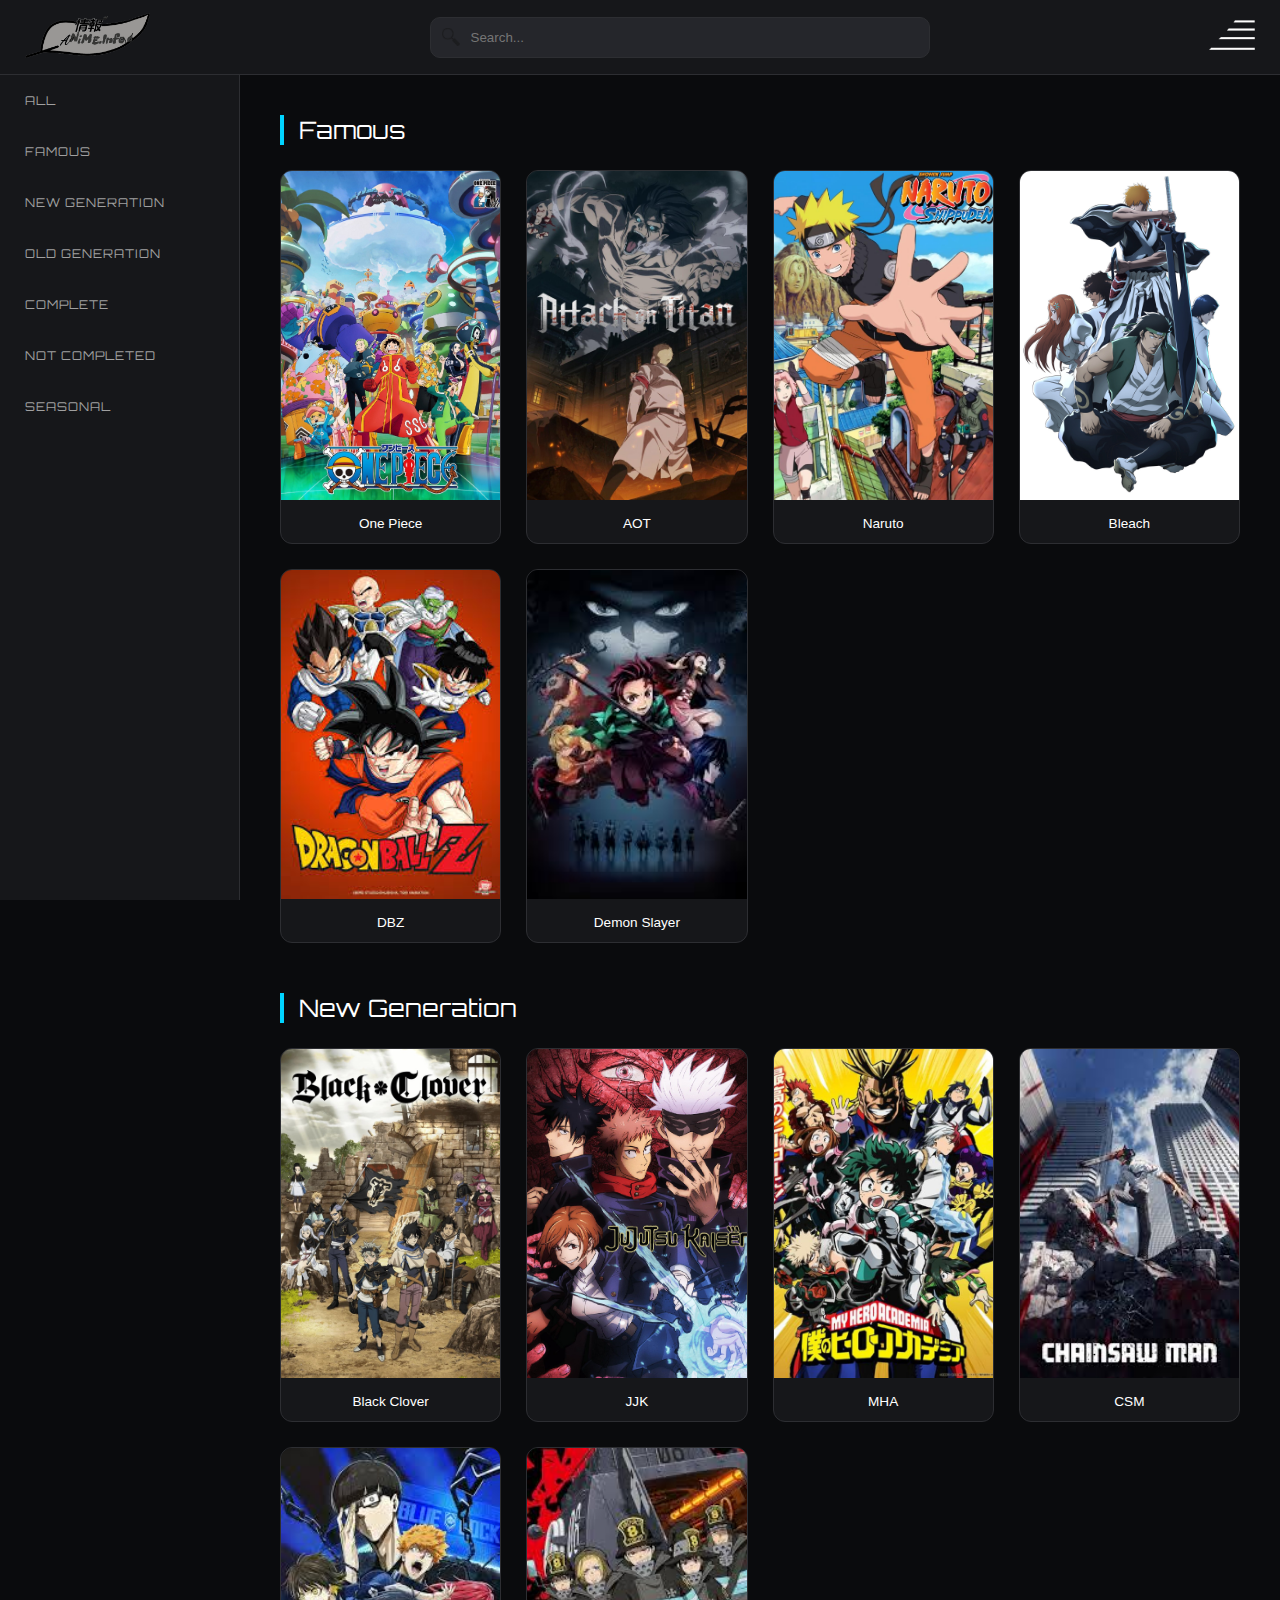
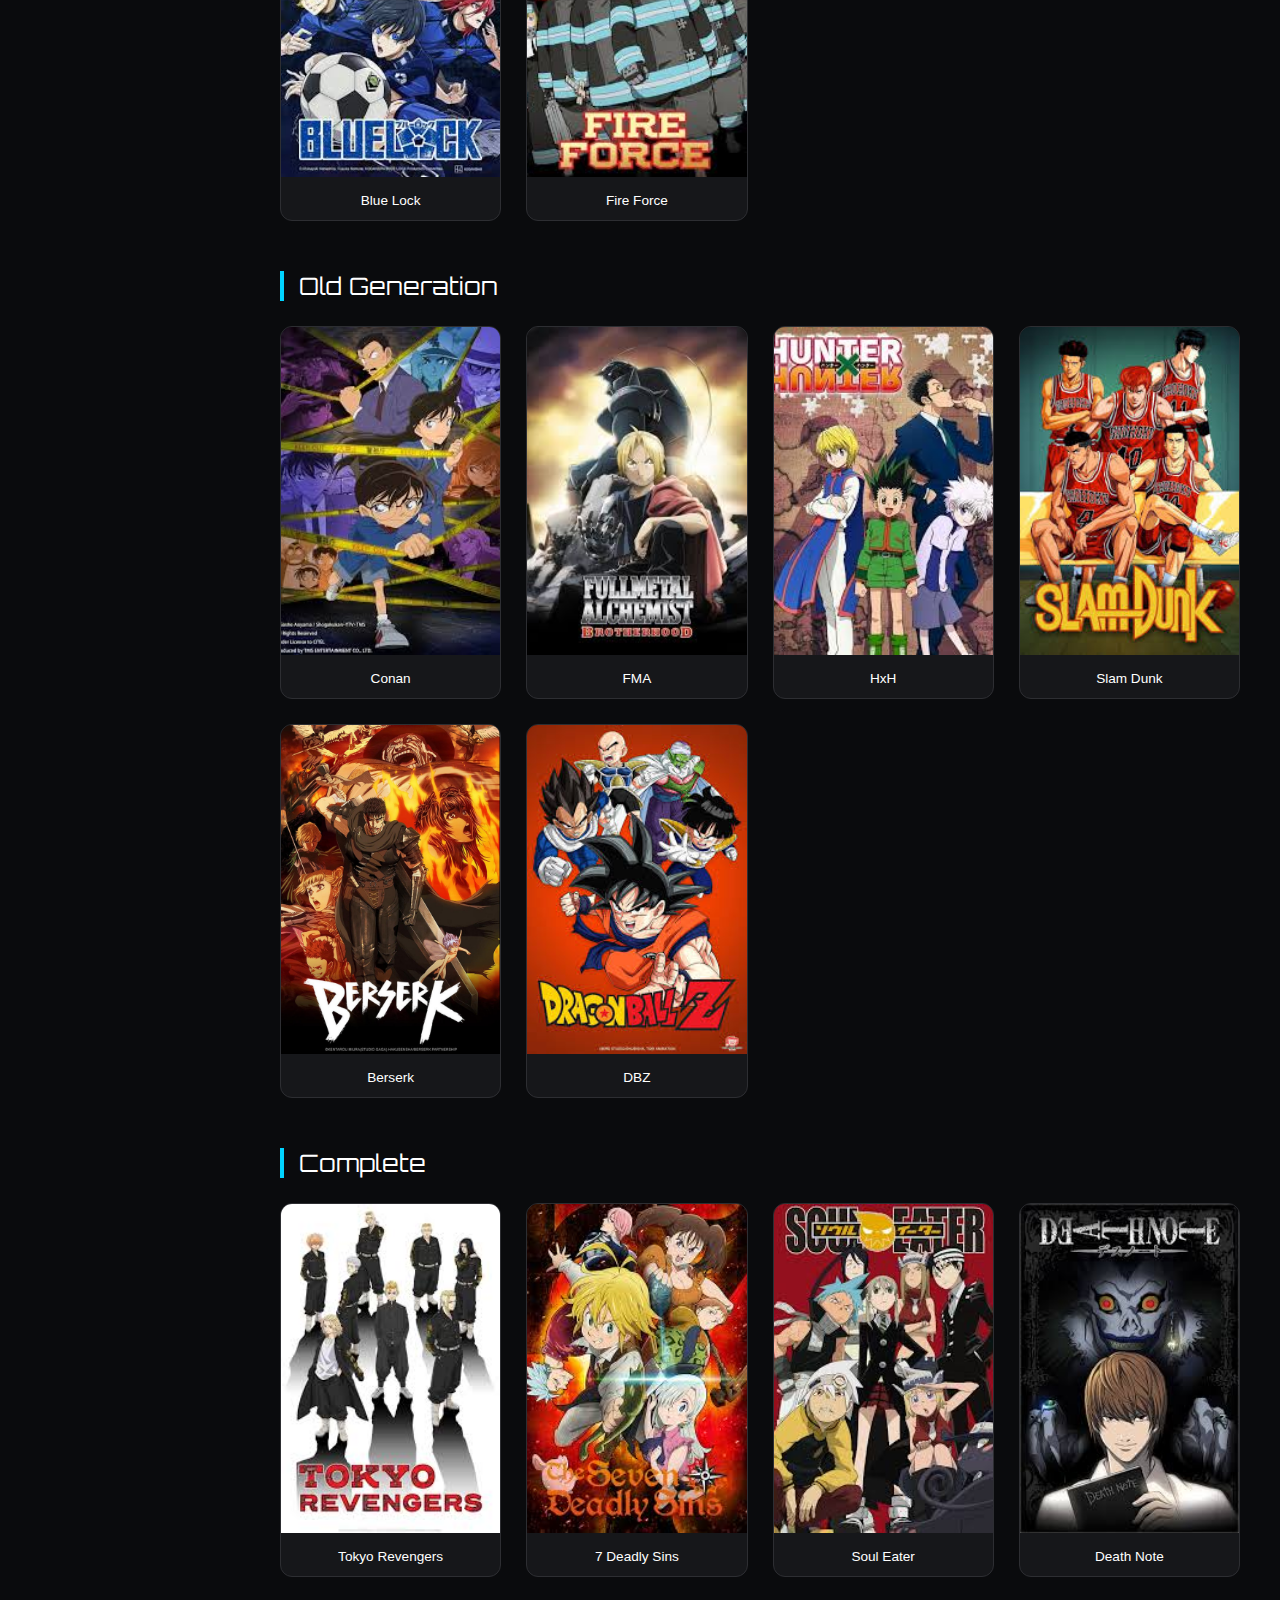
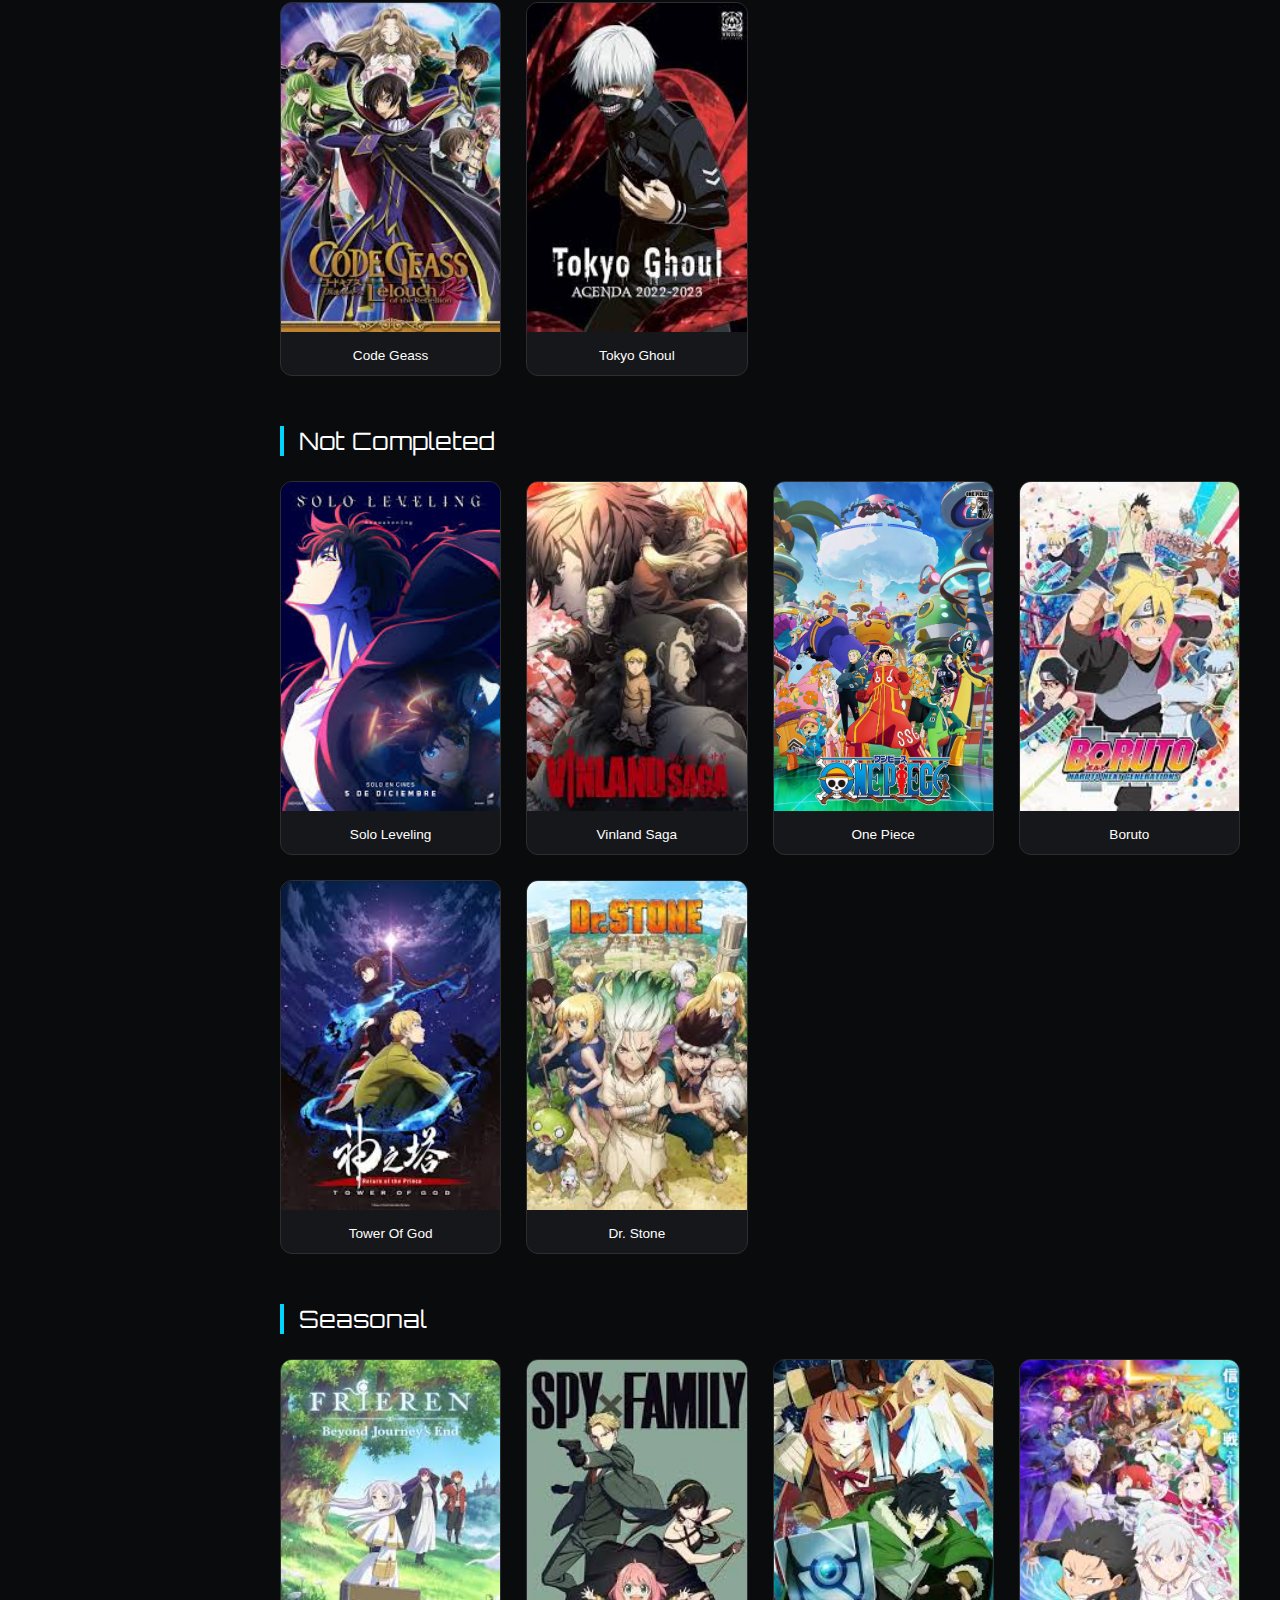
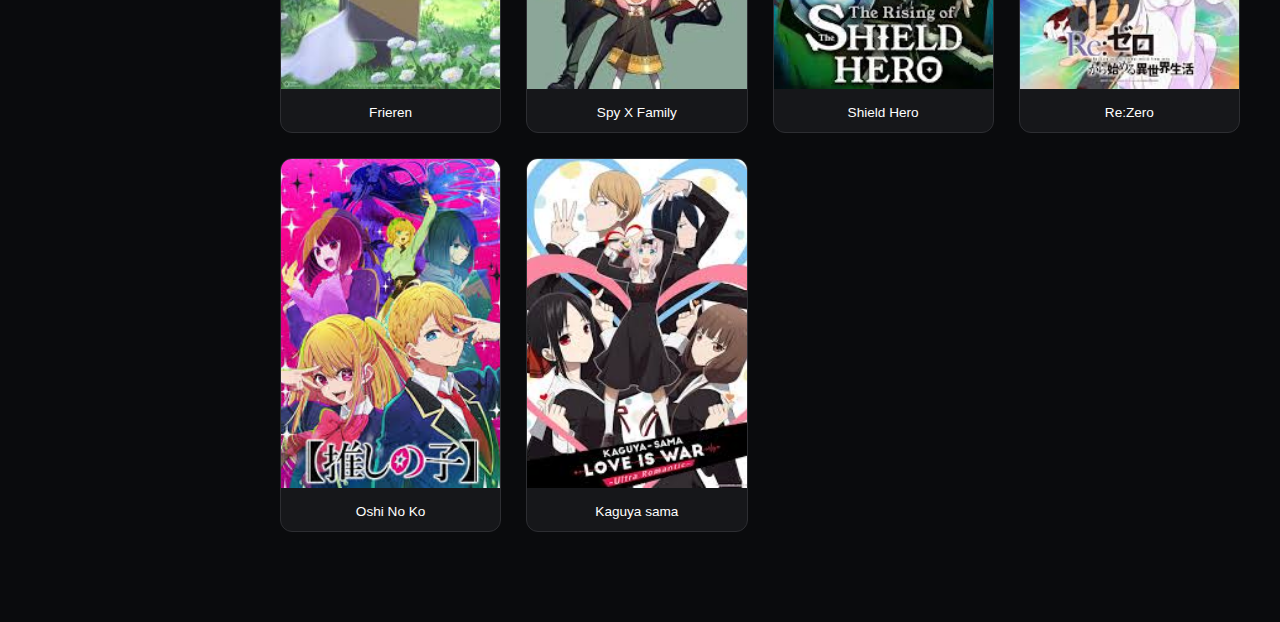
<file: index.html>
<!DOCTYPE html>
<html>
<head>
    <link rel="stylesheet" href="global.css">
    <link href="https://fonts.googleapis.com/css2?family=Orbitron&display=swap" rel="stylesheet">
    <title>AnimeHub | Home</title>
</head>
<body>
    <div class="search-bar-container">
        <div class="left-search-bar-container"><a href="settings.html"><img src="icons/site-logo.png"></a></div>
        <div class="middle-search-bar-container"><img src="icons/search-icon.png"><input class="search-bar" type="text" placeholder="Search..."></div>
        <div class="right-search-bar-container"><a href="settings.html"><img src="icons/3-bars.png"></a></div>
    </div>

    <div class="side-bar-container">
        <a href="ALL-select.html">ALL</a>
        <a href="FAMOUS-select.html">FAMOUS</a>
        <a href="New-select.html">NEW GENERATION</a>
        <a href="Old-select.html">OLD GENERATION</a>
        <a href="Complete-select.html">COMPLETE</a>
        <a href="Not-Complete-select.html">NOT COMPLETED</a>
        <a href="Seasonal-select.html">SEASONAL</a>
    </div>

    <div class="main-page">
        <!-- Famous -->
        <a href="FAMOUS-select.html" class="title">Famous</a>
        <div class="anime-grid">
            <div class="anime"><img src="all/One-Piece.jpg"><div class="anime-name"><p>One Piece</p></div></div>
            <div class="anime"><img src="all/Attack-On-Titan.jpg"><div class="anime-name"><p>AOT</p></div></div>
            <div class="anime"><img src="all/Naruto.jpg"><div class="anime-name"><p>Naruto</p></div></div>
            <div class="anime"><img src="all/Bleach.jpg"><div class="anime-name"><p>Bleach</p></div></div>
            <div class="anime"><img src="all/Dragon-Ball-Z.jpg"><div class="anime-name"><p>DBZ</p></div></div>
            <div class="anime"><img src="all/Demon-Slayer.jpg"><div class="anime-name"><p>Demon Slayer</p></div></div>
        </div>

        <!-- New Gen -->
        <a href="New-select.html" class="title">New Generation</a>
        <div class="anime-grid">
            <div class="anime"><img src="all/Black-Clover.jpg"><div class="anime-name"><p>Black Clover</p></div></div>
            <div class="anime"><img src="all/Jujutsu-Kaisen.jpg"><div class="anime-name"><p>JJK</p></div></div>
            <div class="anime"><img src="all/My-Hero-Academia.jpg"><div class="anime-name"><p>MHA</p></div></div>
            <div class="anime"><img src="all/Chainsaw-Man.jpg"><div class="anime-name"><p>CSM</p></div></div>
            <div class="anime"><img src="all/Blue-Lock.jpg"><div class="anime-name"><p>Blue Lock</p></div></div>
            <div class="anime"><img src="all/Fire-Force.jpg"><div class="anime-name"><p>Fire Force</p></div></div>
        </div>

        <!-- Old Gen -->
        <a href="Old-select.html" class="title">Old Generation</a>
        <div class="anime-grid">
            <div class="anime"><img src="all/Detective-Conan.jpg"><div class="anime-name"><p>Conan</p></div></div>
            <div class="anime"><img src="all/Fullmetal-Alchemist.jpg"><div class="anime-name"><p>FMA</p></div></div>
            <div class="anime"><img src="all/Hunter-X-Hunter.jpg"><div class="anime-name"><p>HxH</p></div></div>
            <div class="anime"><img src="all/Slam-Dunk.jpg"><div class="anime-name"><p>Slam Dunk</p></div></div>
            <div class="anime"><img src="all/Berserk.jpg"><div class="anime-name"><p>Berserk</p></div></div>
            <div class="anime"><img src="all/Dragon-Ball-Z.jpg"><div class="anime-name"><p>DBZ</p></div></div>
        </div>

        <!-- Complete -->
        <a href="Complete-select.html" class="title">Complete</a>
        <div class="anime-grid">
            <div class="anime"><img src="all/Tokyo-Revengers.jpg"><div class="anime-name"><p>Tokyo Revengers</p></div></div>
            <div class="anime"><img src="all/The-Seven-Deadly-Sins.jpg"><div class="anime-name"><p>7 Deadly Sins</p></div></div>
            <div class="anime"><img src="all/Soul-Eater.jpg"><div class="anime-name"><p>Soul Eater</p></div></div>
            <div class="anime"><img src="all/Death-Note.jpg"><div class="anime-name"><p>Death Note</p></div></div>
            <div class="anime"><img src="all/Code-Geass.jpg"><div class="anime-name"><p>Code Geass</p></div></div>
            <div class="anime"><img src="all/Tokyo-Ghoul.jpg"><div class="anime-name"><p>Tokyo Ghoul</p></div></div>
        </div>

        <!-- Not Completed -->
        <a href="Not-Complete-select.html" class="title">Not Completed</a>
        <div class="anime-grid">
            <div class="anime"><img src="all/Solo-Leveling.jpg"><div class="anime-name"><p>Solo Leveling</p></div></div>
            <div class="anime"><img src="all/Vinland-Saga.jpg"><div class="anime-name"><p>Vinland Saga</p></div></div>
            <div class="anime"><img src="all/One-Piece.jpg"><div class="anime-name"><p>One Piece</p></div></div>
            <div class="anime"><img src="all/Boruto.jpg"><div class="anime-name"><p>Boruto</p></div></div>
            <div class="anime"><img src="all/Tower-Of-God.jpg"><div class="anime-name"><p>Tower Of God</p></div></div>
            <div class="anime"><img src="all/Dr-Stone.jpg"><div class="anime-name"><p>Dr. Stone</p></div></div>
        </div>

        <!-- Seasonal -->
        <a href="Seasonal-select.html" class="title">Seasonal</a>
        <div class="anime-grid">
            <div class="anime"><img src="all/Frieren.jpg"><div class="anime-name"><p>Frieren</p></div></div>
            <div class="anime"><img src="all/Spy-X-Family.jpg"><div class="anime-name"><p>Spy X Family</p></div></div>
            <div class="anime"><img src="all/The-Rising-Of-The-Shield-Hero.jpg"><div class="anime-name"><p>Shield Hero</p></div></div>
            <div class="anime"><img src="all/Re-Zero.jpg"><div class="anime-name"><p>Re:Zero</p></div></div>
            <div class="anime"><img src="all/Oshi-No-Ko.jpg"><div class="anime-name"><p>Oshi No Ko</p></div></div>
            <div class="anime"><img src="all/Kaguya-sama.jpg"><div class="anime-name"><p>Kaguya sama</p></div></div>
        </div>
    </div>

    <script>if(localStorage.getItem('theme')==='light') document.body.classList.add('light-mode');</script>
</body>
</html>
</file>
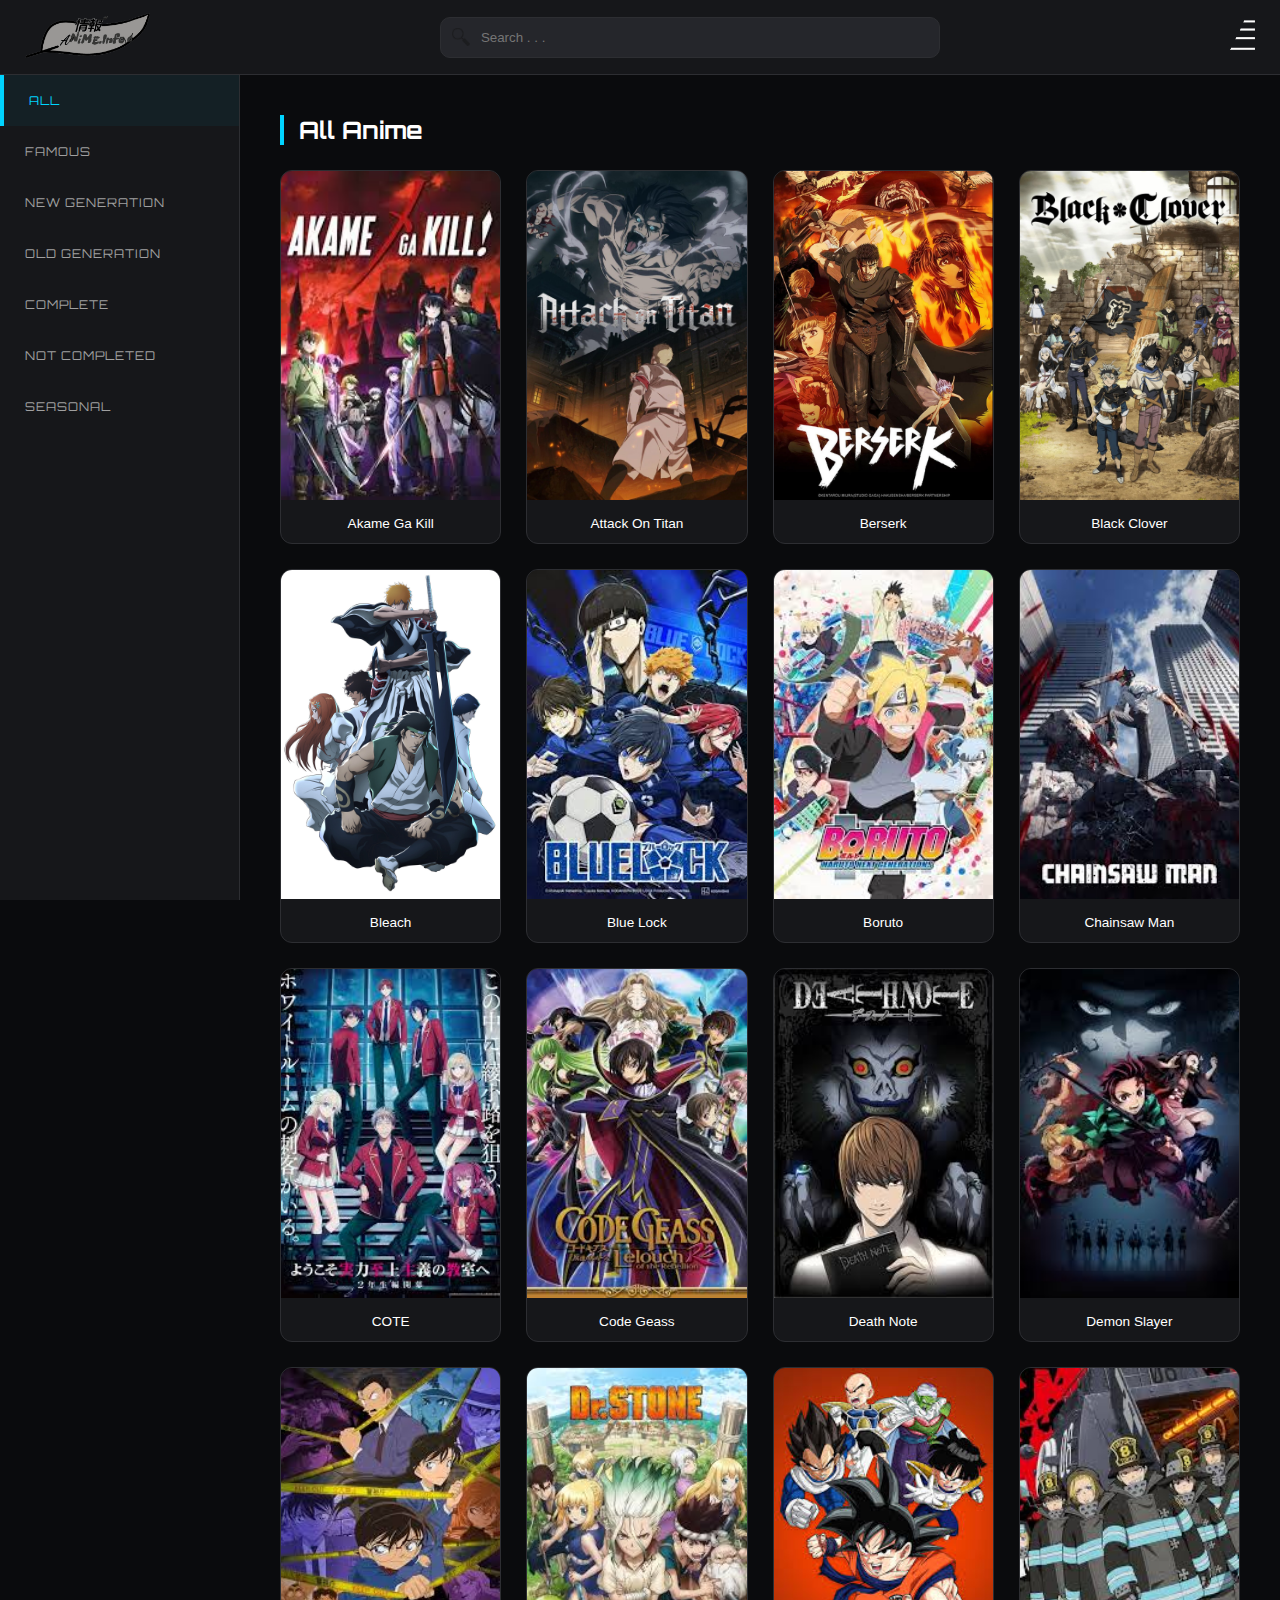
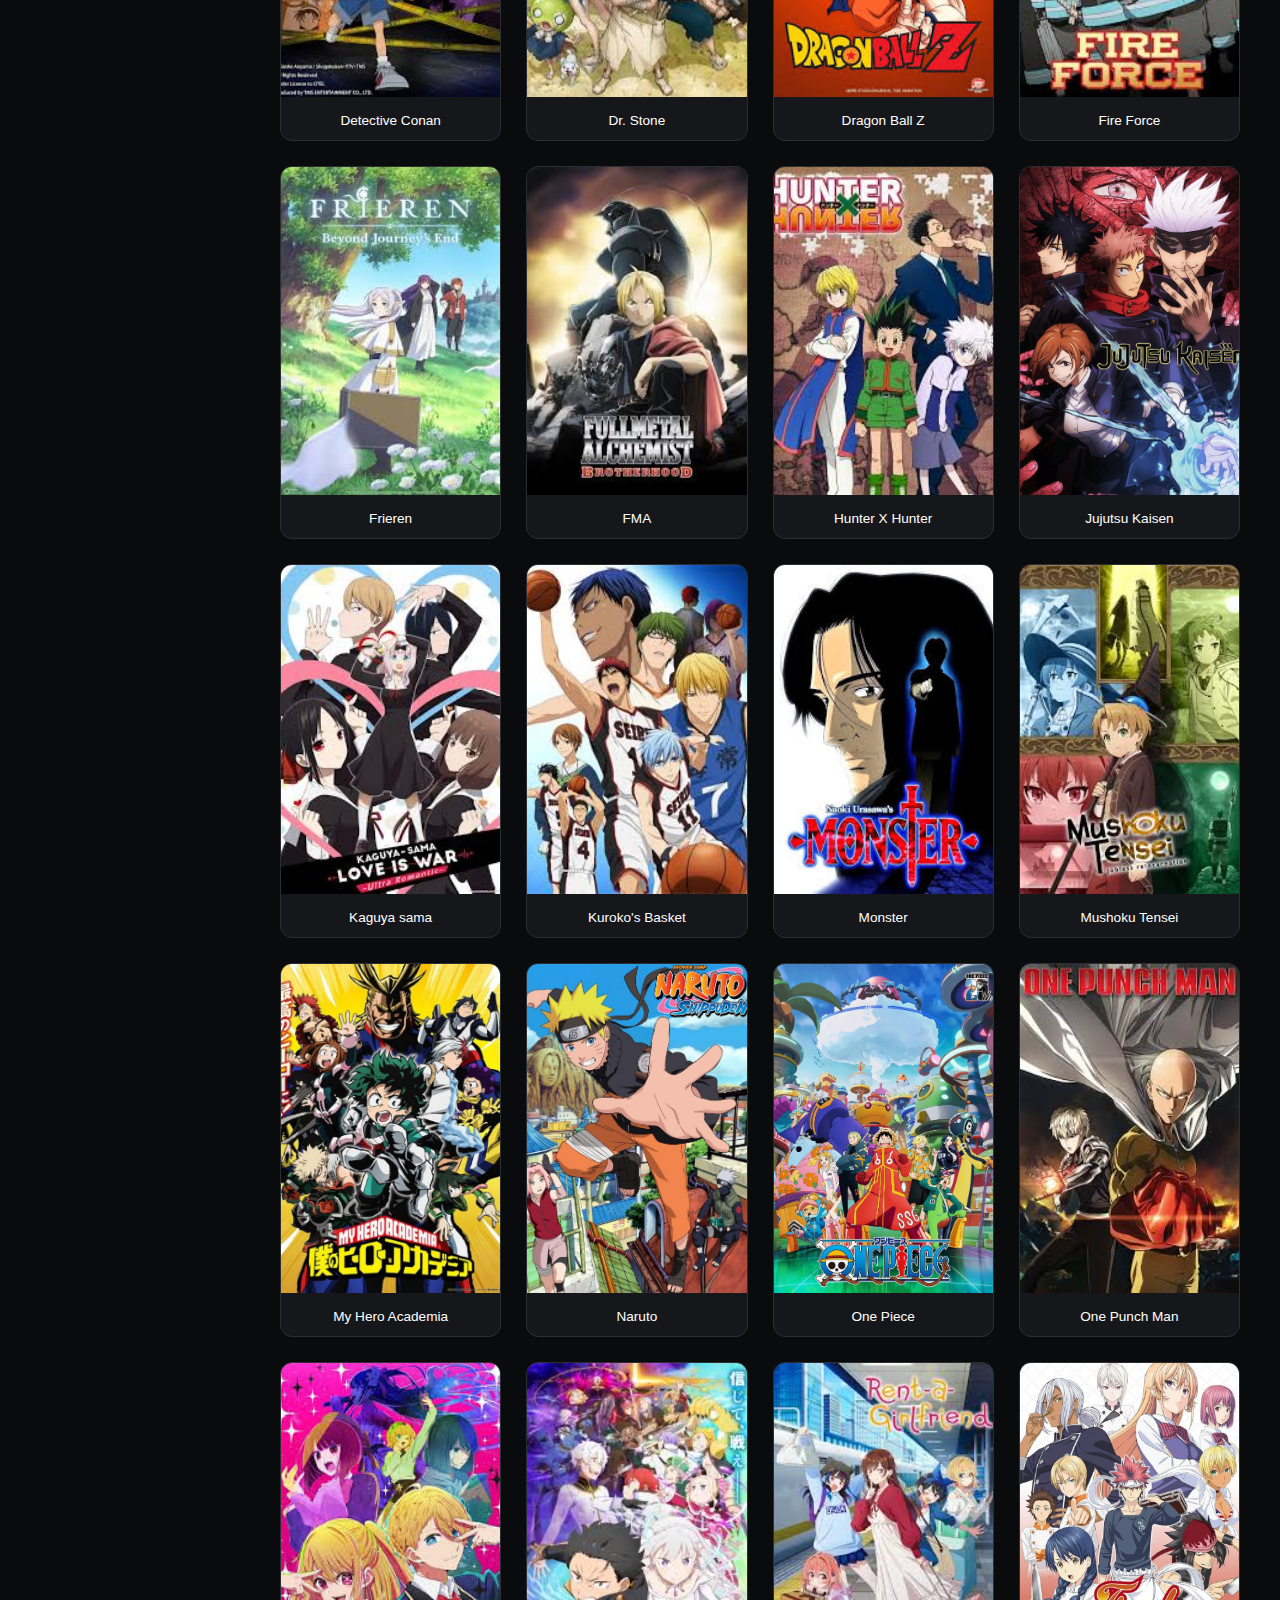
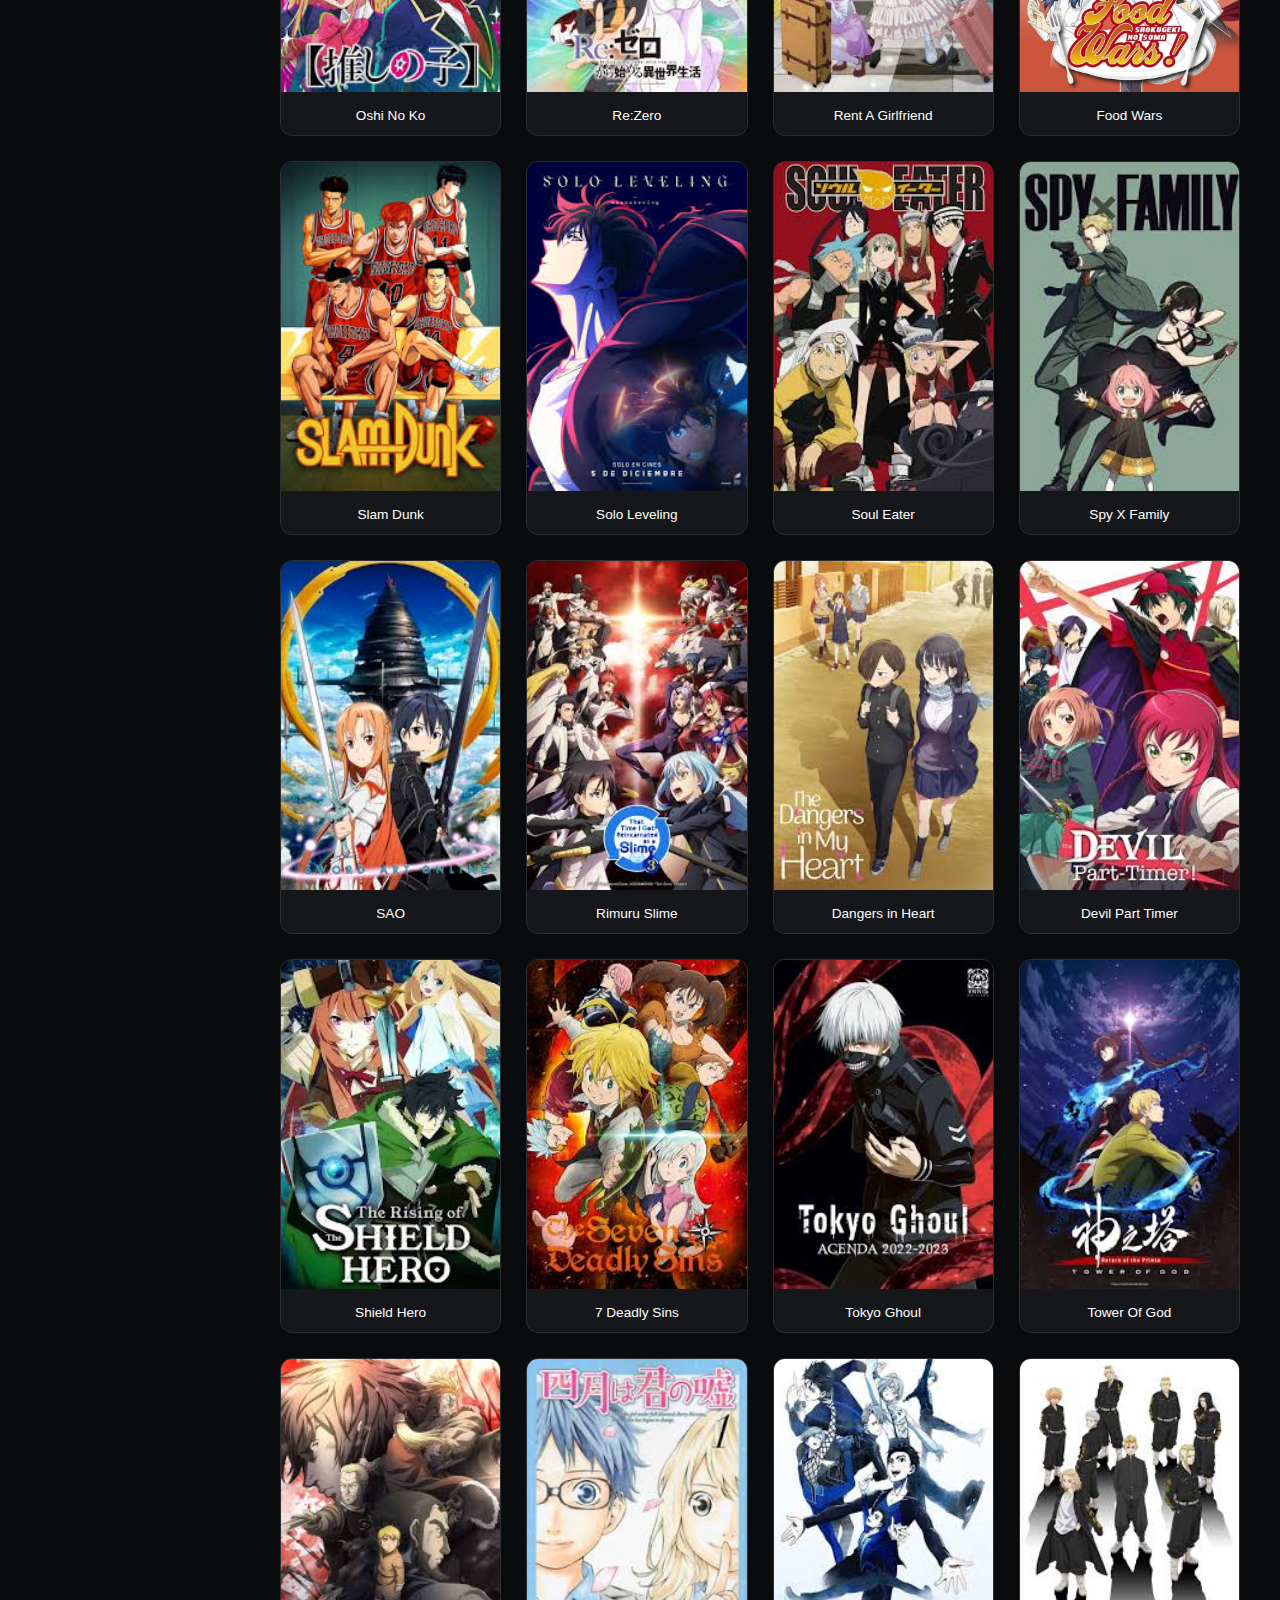
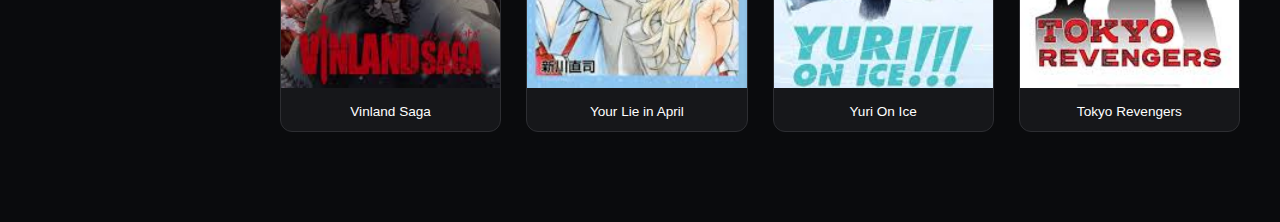
<file: ALL-select.html>
<!DOCTYPE html>
<html>

<head>
    <link rel="stylesheet" href="global.css">
    <link href="https://fonts.googleapis.com/css2?family=Orbitron&display=swap" rel="stylesheet">
</head>

<body>
    <div class="search-bar-container">
        <div class="left-search-bar-container"><a href="index.html"><img src="icons/site-logo.png"></a></div>
        <div class="middle-search-bar-container"><img src="icons/search-icon.png"><input class="search-bar" type="text"
                placeholder="Search . . ."></div>
                <div class="right-search-bar-container">
        <a href="settings.html">
            <img src="icons/3-bars.png" style="width: 25px; cursor: pointer;">
        </a>
    </div>
    </div>

    <div class="side-bar-container">
        <p class="current-selector">ALL</p>
        <a href="FAMOUS-select.html">FAMOUS</a>
        <a href="New-select.html">NEW GENERATION</a>
        <a href="Old-select.html">OLD GENERATION</a>
        <a href="Complete-select.html">COMPLETE</a>
        <a href="Not-Complete-select.html">NOT COMPLETED</a>
        <a href="Seasonal-select.html">SEASONAL</a>
    </div>

    <div class="main-page">
        <h2 class="title">All Anime</h2>
        <div class="anime-grid">
            <div class="anime"><img src="all/Akame-Ga-Kill.jpg">
                <div class="anime-name">
                    <p>Akame Ga Kill</p>
                </div>
            </div>
            <div class="anime"><img src="all/Attack-On-Titan.jpg">
                <div class="anime-name">
                    <p>Attack On Titan</p>
                </div>
            </div>
            <div class="anime"><img src="all/Berserk.jpg">
                <div class="anime-name">
                    <p>Berserk</p>
                </div>
            </div>
            <div class="anime"><img src="all/Black-Clover.jpg">
                <div class="anime-name">
                    <p>Black Clover</p>
                </div>
            </div>
            <div class="anime"><img src="all/Bleach.jpg">
                <div class="anime-name">
                    <p>Bleach</p>
                </div>
            </div>
            <div class="anime"><img src="all/Blue-Lock.jpg">
                <div class="anime-name">
                    <p>Blue Lock</p>
                </div>
            </div>
            <div class="anime"><img src="all/Boruto.jpg">
                <div class="anime-name">
                    <p>Boruto</p>
                </div>
            </div>
            <div class="anime"><img src="all/Chainsaw-Man.jpg">
                <div class="anime-name">
                    <p>Chainsaw Man</p>
                </div>
            </div>
            <div class="anime"><img src="all/Classroom-of-the-Elite.jpg">
                <div class="anime-name">
                    <p>COTE</p>
                </div>
            </div>
            <div class="anime"><img src="all/Code-Geass.jpg">
                <div class="anime-name">
                    <p>Code Geass</p>
                </div>
            </div>
            <div class="anime"><img src="all/Death-Note.jpg">
                <div class="anime-name">
                    <p>Death Note</p>
                </div>
            </div>
            <div class="anime"><img src="all/Demon-Slayer.jpg">
                <div class="anime-name">
                    <p>Demon Slayer</p>
                </div>
            </div>
            <div class="anime"><img src="all/Detective-Conan.jpg">
                <div class="anime-name">
                    <p>Detective Conan</p>
                </div>
            </div>
            <div class="anime"><img src="all/Dr-Stone.jpg">
                <div class="anime-name">
                    <p>Dr. Stone</p>
                </div>
            </div>
            <div class="anime"><img src="all/Dragon-Ball-Z.jpg">
                <div class="anime-name">
                    <p>Dragon Ball Z</p>
                </div>
            </div>
            <div class="anime"><img src="all/Fire-Force.jpg">
                <div class="anime-name">
                    <p>Fire Force</p>
                </div>
            </div>
            <div class="anime"><img src="all/Frieren.jpg">
                <div class="anime-name">
                    <p>Frieren</p>
                </div>
            </div>
            <div class="anime"><img src="all/Fullmetal-Alchemist.jpg">
                <div class="anime-name">
                    <p>FMA</p>
                </div>
            </div>
            <div class="anime"><img src="all/Hunter-X-Hunter.jpg">
                <div class="anime-name">
                    <p>Hunter X Hunter</p>
                </div>
            </div>
            <div class="anime"><img src="all/Jujutsu-Kaisen.jpg">
                <div class="anime-name">
                    <p>Jujutsu Kaisen</p>
                </div>
            </div>
            <div class="anime"><img src="all/Kaguya-sama.jpg">
                <div class="anime-name">
                    <p>Kaguya sama</p>
                </div>
            </div>
            <div class="anime"><img src="all/Kuroko's-Basket.jpg">
                <div class="anime-name">
                    <p>Kuroko's Basket</p>
                </div>
            </div>
            <div class="anime"><img src="all/Monster.jpg">
                <div class="anime-name">
                    <p>Monster</p>
                </div>
            </div>
            <div class="anime"><img src="all/Mushoku-Tensei.jpg">
                <div class="anime-name">
                    <p>Mushoku Tensei</p>
                </div>
            </div>
            <div class="anime"><img src="all/My-Hero-Academia.jpg">
                <div class="anime-name">
                    <p>My Hero Academia</p>
                </div>
            </div>
            <div class="anime"><img src="all/Naruto.jpg">
                <div class="anime-name">
                    <p>Naruto</p>
                </div>
            </div>
            <div class="anime"><img src="all/One-Piece.jpg">
                <div class="anime-name">
                    <p>One Piece</p>
                </div>
            </div>
            <div class="anime"><img src="all/One-Punch-Man.jpg">
                <div class="anime-name">
                    <p>One Punch Man</p>
                </div>
            </div>
            <div class="anime"><img src="all/Oshi-No-Ko.jpg">
                <div class="anime-name">
                    <p>Oshi No Ko</p>
                </div>
            </div>
            <div class="anime"><img src="all/Re-Zero.jpg">
                <div class="anime-name">
                    <p>Re:Zero</p>
                </div>
            </div>
            <div class="anime"><img src="all/Rent-A-Girlfriend.jpg">
                <div class="anime-name">
                    <p>Rent A Girlfriend</p>
                </div>
            </div>
            <div class="anime"><img src="all/Shokugeki-no-soma.jpg">
                <div class="anime-name">
                    <p>Food Wars</p>
                </div>
            </div>
            <div class="anime"><img src="all/Slam-Dunk.jpg">
                <div class="anime-name">
                    <p>Slam Dunk</p>
                </div>
            </div>
            <div class="anime"><img src="all/Solo-Leveling.jpg">
                <div class="anime-name">
                    <p>Solo Leveling</p>
                </div>
            </div>
            <div class="anime"><img src="all/Soul-Eater.jpg">
                <div class="anime-name">
                    <p>Soul Eater</p>
                </div>
            </div>
            <div class="anime"><img src="all/Spy-X-Family.jpg">
                <div class="anime-name">
                    <p>Spy X Family</p>
                </div>
            </div>
            <div class="anime"><img src="all/Sword-Art-Online.jpg">
                <div class="anime-name">
                    <p>SAO</p>
                </div>
            </div>
            <div class="anime"><img src="all/That-Time-I-Got-Reincarnated-As-A-Slime.jpg">
                <div class="anime-name">
                    <p>Rimuru Slime</p>
                </div>
            </div>
            <div class="anime"><img src="all/The-Dangers-In-My-Heart.jpg">
                <div class="anime-name">
                    <p>Dangers in Heart</p>
                </div>
            </div>
            <div class="anime"><img src="all/The-Devil-Is-A-Part-Timer.jpg">
                <div class="anime-name">
                    <p>Devil Part Timer</p>
                </div>
            </div>
            <div class="anime"><img src="all/The-Rising-Of-The-Shield-Hero.jpg">
                <div class="anime-name">
                    <p>Shield Hero</p>
                </div>
            </div>
            <div class="anime"><img src="all/The-Seven-Deadly-Sins.jpg">
                <div class="anime-name">
                    <p>7 Deadly Sins</p>
                </div>
            </div>
            <div class="anime"><img src="all/Tokyo-Ghoul.jpg">
                <div class="anime-name">
                    <p>Tokyo Ghoul</p>
                </div>
            </div>
            <div class="anime"><img src="all/Tower-Of-God.jpg">
                <div class="anime-name">
                    <p>Tower Of God</p>
                </div>
            </div>
            <div class="anime"><img src="all/Vinland-Saga.jpg">
                <div class="anime-name">
                    <p>Vinland Saga</p>
                </div>
            </div>
            <div class="anime"><img src="all/Your-Lie-In-April.jpg">
                <div class="anime-name">
                    <p>Your Lie in April</p>
                </div>
            </div>
            <div class="anime"><img src="all/Yuri-On-Ice.jpg">
                <div class="anime-name">
                    <p>Yuri On Ice</p>
                </div>
            </div>
            <div class="anime"><img src="all/Tokyo-Revengers.jpg">
                <div class="anime-name">
                    <p>Tokyo Revengers</p>
                </div>
            </div>
        </div>
    </div>
    <script>if(localStorage.getItem('theme')==='light') document.body.classList.add('light-mode');</script>
</body>

</html>
</file>
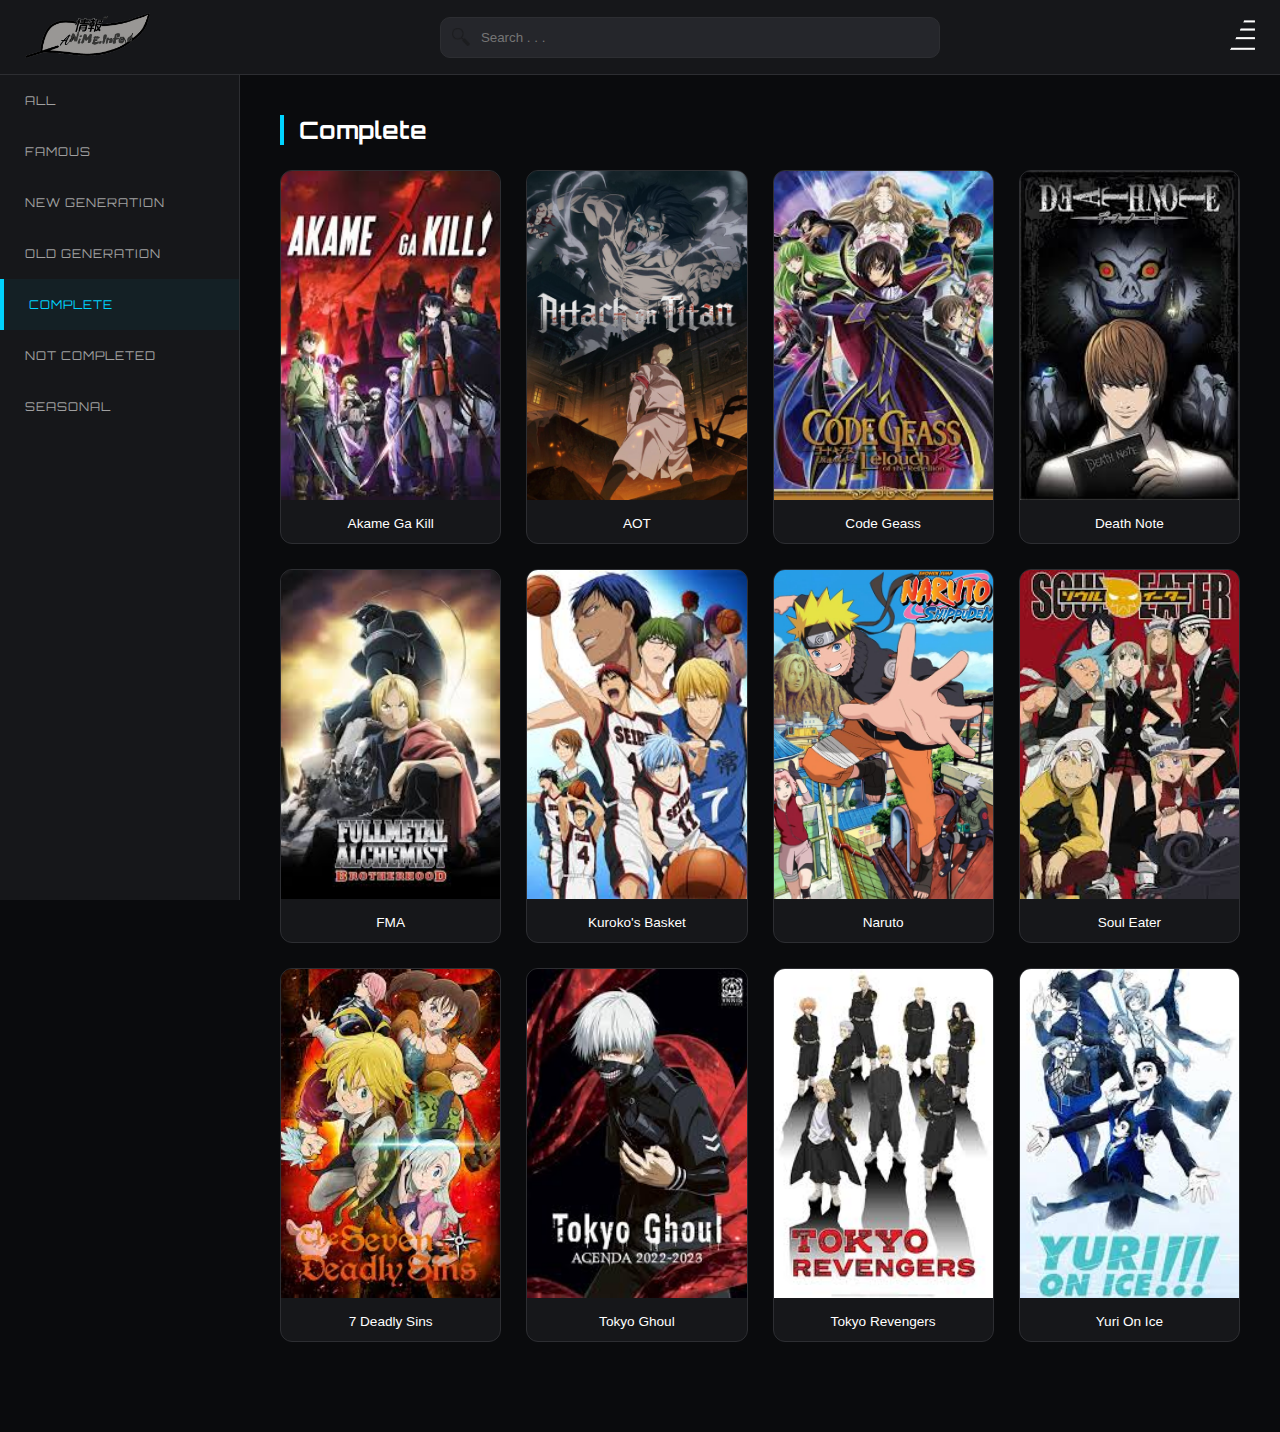
<file: Complete-select.html>
<!DOCTYPE html>
<html>

<head>
    <link rel="stylesheet" href="global.css">
    <link href="https://fonts.googleapis.com/css2?family=Orbitron&display=swap" rel="stylesheet">
</head>

<body>
    <div class="search-bar-container">
        <div class="left-search-bar-container"><a href="index.html"><img src="icons/site-logo.png"></a></div>
        <div class="middle-search-bar-container"><img src="icons/search-icon.png"><input class="search-bar" type="text"
                placeholder="Search . . ."></div>
        <div class="right-search-bar-container">
            <a href="settings.html">
                <img src="icons/3-bars.png" style="width: 25px; cursor: pointer;">
            </a>
        </div>
    </div>
    <div class="side-bar-container"><a href="ALL-select.html">ALL</a><a href="FAMOUS-select.html">FAMOUS</a><a
            href="New-select.html">NEW GENERATION</a><a href="Old-select.html">OLD GENERATION</a>
        <p class="current-selector">COMPLETE</p><a href="Not-Complete-select.html">NOT COMPLETED</a><a
            href="Seasonal-select.html">SEASONAL</a>
    </div>
    <div class="main-page">
        <h2 class="title">Complete</h2>
        <div class="anime-grid">
            <div class="anime"><img src="all/Akame-Ga-Kill.jpg">
                <div class="anime-name">
                    <p>Akame Ga Kill</p>
                </div>
            </div>
            <div class="anime"><img src="all/Attack-On-Titan.jpg">
                <div class="anime-name">
                    <p>AOT</p>
                </div>
            </div>
            <div class="anime"><img src="all/Code-Geass.jpg">
                <div class="anime-name">
                    <p>Code Geass</p>
                </div>
            </div>
            <div class="anime"><img src="all/Death-Note.jpg">
                <div class="anime-name">
                    <p>Death Note</p>
                </div>
            </div>
            <div class="anime"><img src="all/Fullmetal-Alchemist.jpg">
                <div class="anime-name">
                    <p>FMA</p>
                </div>
            </div>
            <div class="anime"><img src="all/Kuroko's-Basket.jpg">
                <div class="anime-name">
                    <p>Kuroko's Basket</p>
                </div>
            </div>
            <div class="anime"><img src="all/Naruto.jpg">
                <div class="anime-name">
                    <p>Naruto</p>
                </div>
            </div>
            <div class="anime"><img src="all/Soul-Eater.jpg">
                <div class="anime-name">
                    <p>Soul Eater</p>
                </div>
            </div>
            <div class="anime"><img src="all/The-Seven-Deadly-Sins.jpg">
                <div class="anime-name">
                    <p>7 Deadly Sins</p>
                </div>
            </div>
            <div class="anime"><img src="all/Tokyo-Ghoul.jpg">
                <div class="anime-name">
                    <p>Tokyo Ghoul</p>
                </div>
            </div>
            <div class="anime"><img src="all/Tokyo-Revengers.jpg">
                <div class="anime-name">
                    <p>Tokyo Revengers</p>
                </div>
            </div>
            <div class="anime"><img src="all/Yuri-On-Ice.jpg">
                <div class="anime-name">
                    <p>Yuri On Ice</p>
                </div>
            </div>
        </div>
    </div>
    <script>if(localStorage.getItem('theme')==='light') document.body.classList.add('light-mode');</script>
</body>

</html>
</file>
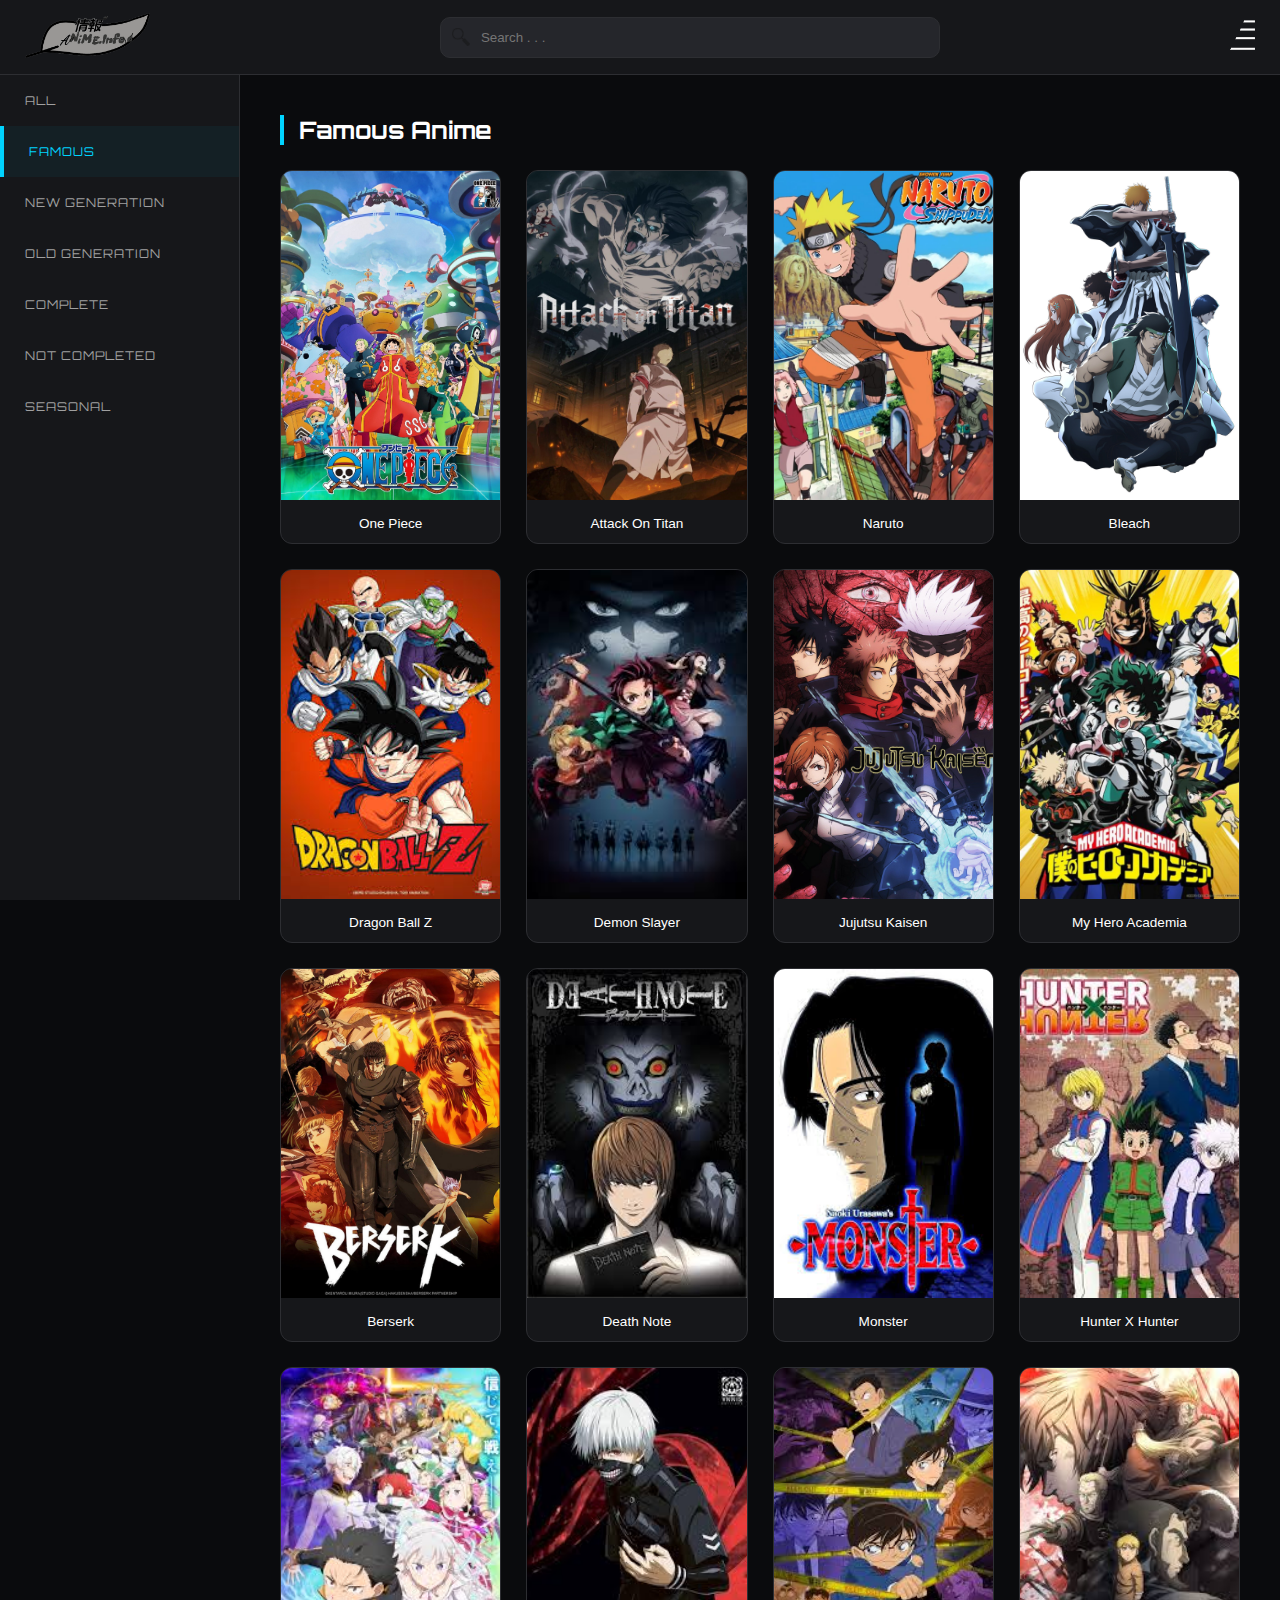
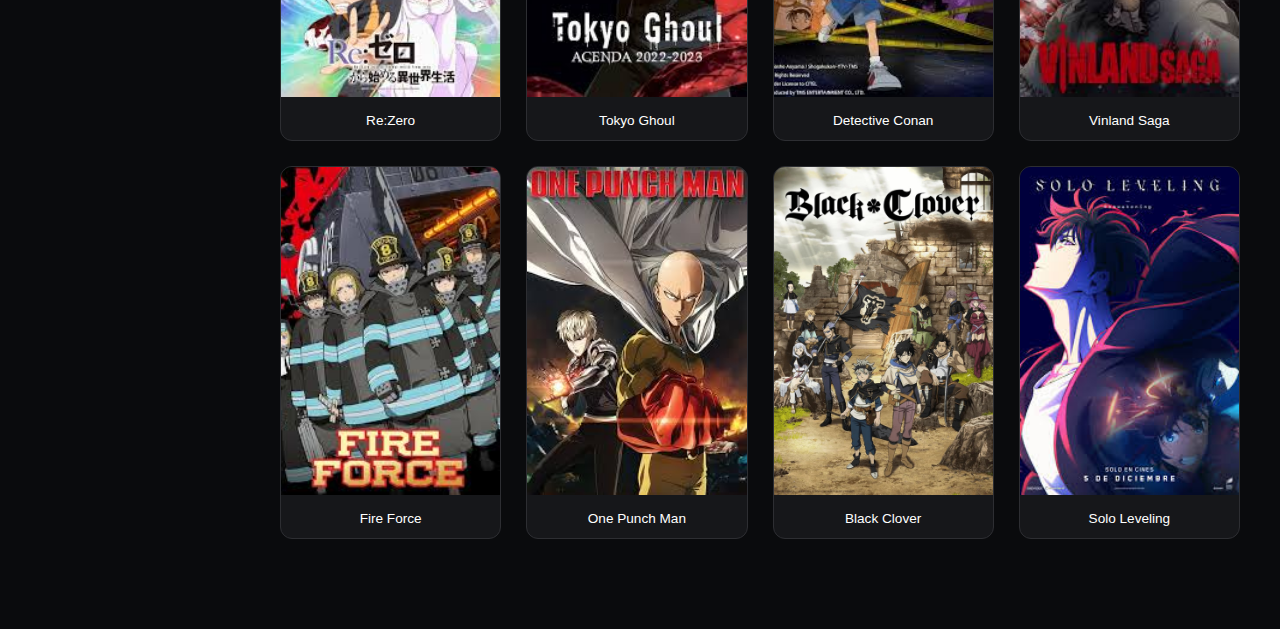
<file: FAMOUS-select.html>
<!DOCTYPE html>
<html>

<head>
    <link rel="stylesheet" href="global.css">
    <link href="https://fonts.googleapis.com/css2?family=Orbitron&display=swap" rel="stylesheet">
</head>

<body>
    <div class="search-bar-container">
        <div class="left-search-bar-container"><a href="index.html"><img src="icons/site-logo.png"></a></div>
        <div class="middle-search-bar-container"><img src="icons/search-icon.png"><input class="search-bar" type="text"
                placeholder="Search . . ."></div>
        <div class="right-search-bar-container">
            <a href="settings.html">
                <img src="icons/3-bars.png" style="width: 25px; cursor: pointer;">
            </a>
        </div>
    </div>
    <div class="side-bar-container"><a href="ALL-select.html">ALL</a>
        <p class="current-selector">FAMOUS</p><a href="New-select.html">NEW GENERATION</a><a href="Old-select.html">OLD
            GENERATION</a><a href="Complete-select.html">COMPLETE</a><a href="Not-Complete-select.html">NOT
            COMPLETED</a><a href="Seasonal-select.html">SEASONAL</a>
    </div>
    <div class="main-page">
        <h2 class="title">Famous Anime</h2>
        <div class="anime-grid">
            <div class="anime"><img src="all/One-Piece.jpg">
                <div class="anime-name">
                    <p>One Piece</p>
                </div>
            </div>
            <div class="anime"><img src="all/Attack-On-Titan.jpg">
                <div class="anime-name">
                    <p>Attack On Titan</p>
                </div>
            </div>
            <div class="anime"><img src="all/Naruto.jpg">
                <div class="anime-name">
                    <p>Naruto</p>
                </div>
            </div>
            <div class="anime"><img src="all/Bleach.jpg">
                <div class="anime-name">
                    <p>Bleach</p>
                </div>
            </div>
            <div class="anime"><img src="all/Dragon-Ball-Z.jpg">
                <div class="anime-name">
                    <p>Dragon Ball Z</p>
                </div>
            </div>
            <div class="anime"><img src="all/Demon-Slayer.jpg">
                <div class="anime-name">
                    <p>Demon Slayer</p>
                </div>
            </div>
            <div class="anime"><img src="all/Jujutsu-Kaisen.jpg">
                <div class="anime-name">
                    <p>Jujutsu Kaisen</p>
                </div>
            </div>
            <div class="anime"><img src="all/My-Hero-Academia.jpg">
                <div class="anime-name">
                    <p>My Hero Academia</p>
                </div>
            </div>
            <div class="anime"><img src="all/Berserk.jpg">
                <div class="anime-name">
                    <p>Berserk</p>
                </div>
            </div>
            <div class="anime"><img src="all/Death-Note.jpg">
                <div class="anime-name">
                    <p>Death Note</p>
                </div>
            </div>
            <div class="anime"><img src="all/Monster.jpg">
                <div class="anime-name">
                    <p>Monster</p>
                </div>
            </div>
            <div class="anime"><img src="all/Hunter-X-Hunter.jpg">
                <div class="anime-name">
                    <p>Hunter X Hunter</p>
                </div>
            </div>
            <div class="anime"><img src="all/Re-Zero.jpg">
                <div class="anime-name">
                    <p>Re:Zero</p>
                </div>
            </div>
            <div class="anime"><img src="all/Tokyo-Ghoul.jpg">
                <div class="anime-name">
                    <p>Tokyo Ghoul</p>
                </div>
            </div>
            <div class="anime"><img src="all/Detective-Conan.jpg">
                <div class="anime-name">
                    <p>Detective Conan</p>
                </div>
            </div>
            <div class="anime"><img src="all/Vinland-Saga.jpg">
                <div class="anime-name">
                    <p>Vinland Saga</p>
                </div>
            </div>
            <div class="anime"><img src="all/Fire-Force.jpg">
                <div class="anime-name">
                    <p>Fire Force</p>
                </div>
            </div>
            <div class="anime"><img src="all/One-Punch-Man.jpg">
                <div class="anime-name">
                    <p>One Punch Man</p>
                </div>
            </div>
            <div class="anime"><img src="all/Black-Clover.jpg">
                <div class="anime-name">
                    <p>Black Clover</p>
                </div>
            </div>
            <div class="anime"><img src="all/Solo-Leveling.jpg">
                <div class="anime-name">
                    <p>Solo Leveling</p>
                </div>
            </div>
        </div>
    </div>
    <script>if(localStorage.getItem('theme')==='light') document.body.classList.add('light-mode');</script>
</body>

</html>
</file>
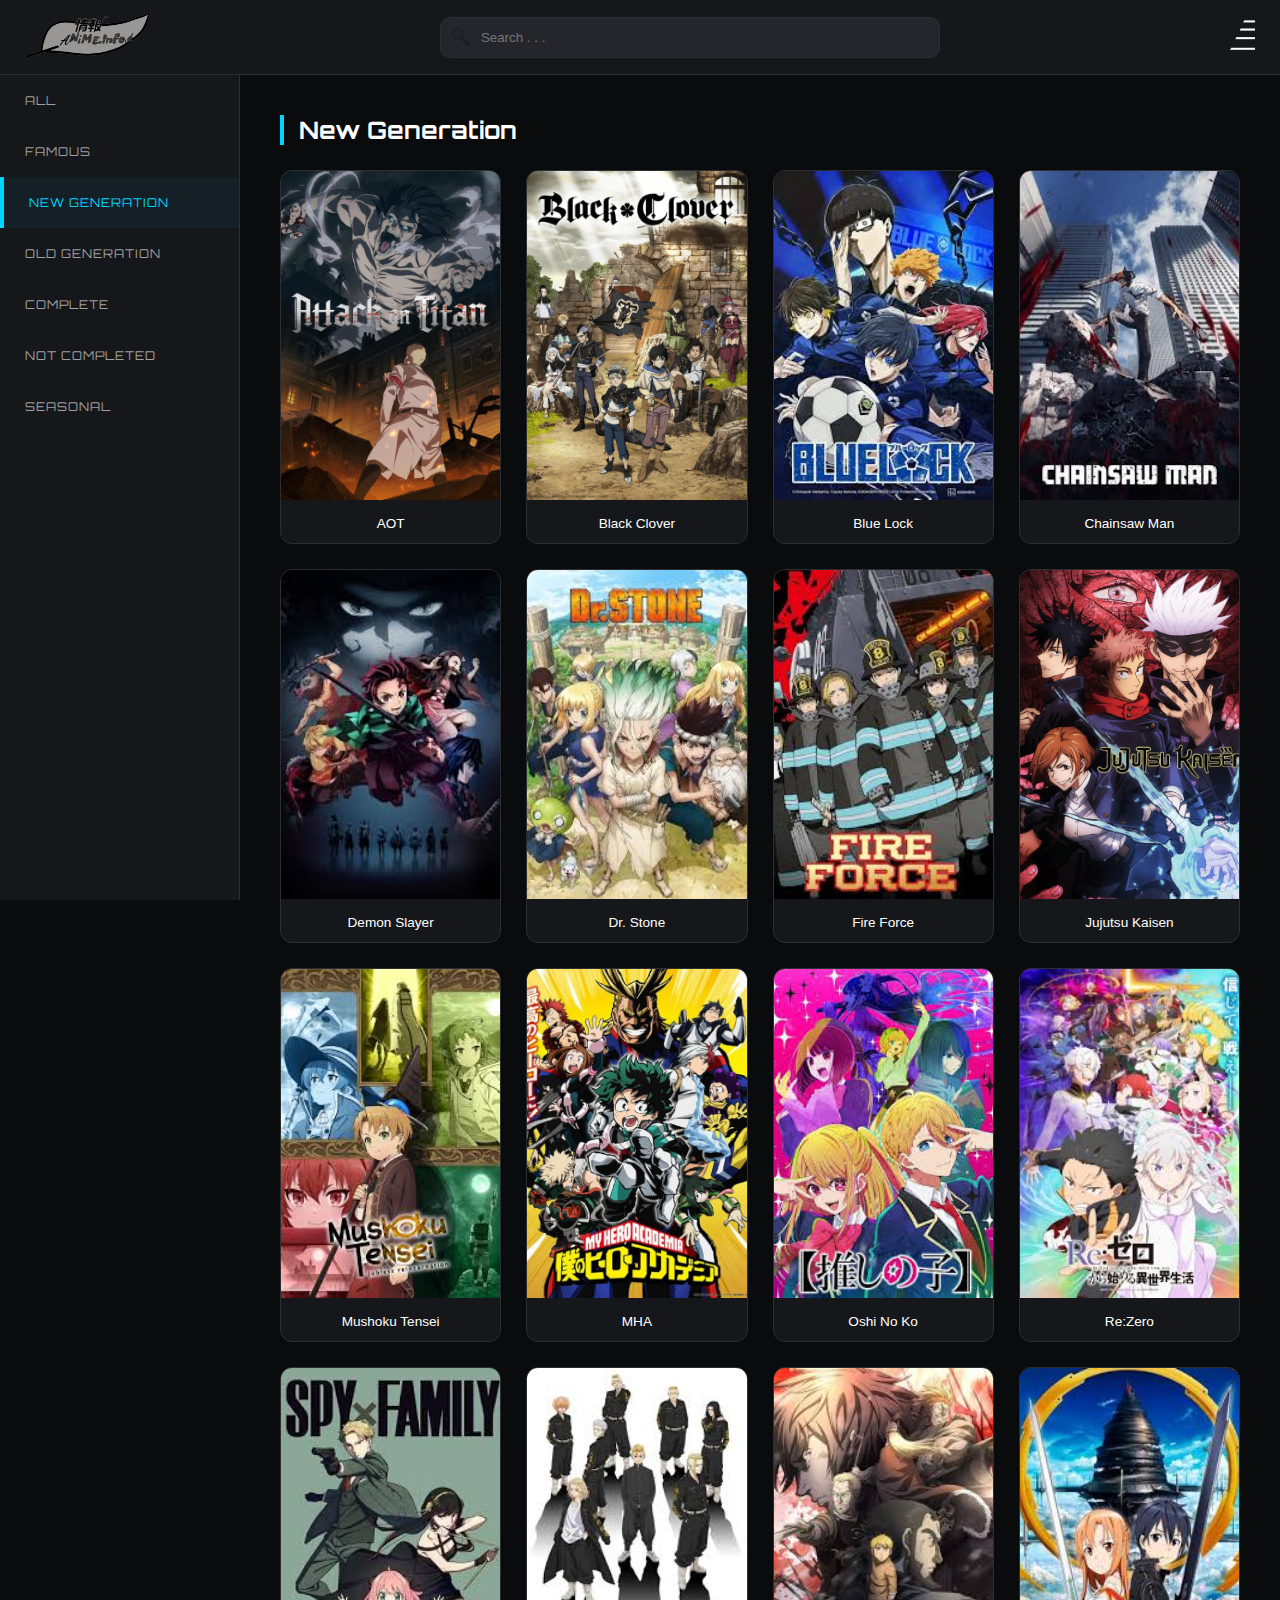
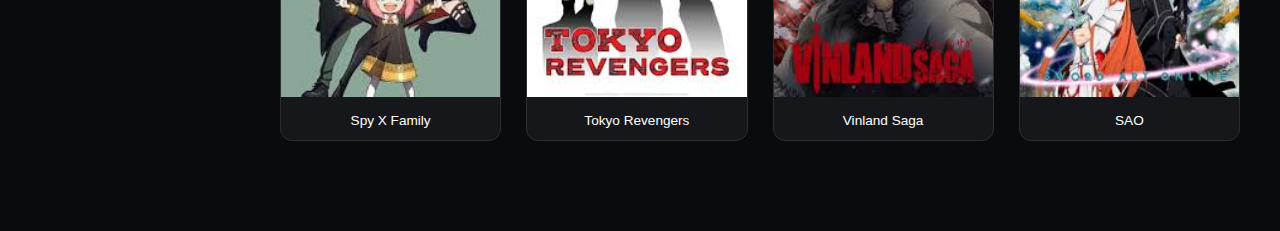
<file: New-select.html>
<!DOCTYPE html>
<html>

<head>
    <link rel="stylesheet" href="global.css">
    <link href="https://fonts.googleapis.com/css2?family=Orbitron&display=swap" rel="stylesheet">
</head>

<body>
    <div class="search-bar-container">
        <div class="left-search-bar-container"><a href="index.html"><img src="icons/site-logo.png"></a></div>
        <div class="middle-search-bar-container"><img src="icons/search-icon.png"><input class="search-bar" type="text"
                placeholder="Search . . ."></div>
        <div class="right-search-bar-container">
            <a href="settings.html">
                <img src="icons/3-bars.png" style="width: 25px; cursor: pointer;">
            </a>
        </div>
    </div>
    <div class="side-bar-container"><a href="ALL-select.html">ALL</a><a href="FAMOUS-select.html">FAMOUS</a>
        <p class="current-selector">NEW GENERATION</p><a href="Old-select.html">OLD GENERATION</a><a
            href="Complete-select.html">COMPLETE</a><a href="Not-Complete-select.html">NOT COMPLETED</a><a
            href="Seasonal-select.html">SEASONAL</a>
    </div>
    <div class="main-page">
        <h2 class="title">New Generation</h2>
        <div class="anime-grid">
            <div class="anime"><img src="all/Attack-On-Titan.jpg">
                <div class="anime-name">
                    <p>AOT</p>
                </div>
            </div>
            <div class="anime"><img src="all/Black-Clover.jpg">
                <div class="anime-name">
                    <p>Black Clover</p>
                </div>
            </div>
            <div class="anime"><img src="all/Blue-Lock.jpg">
                <div class="anime-name">
                    <p>Blue Lock</p>
                </div>
            </div>
            <div class="anime"><img src="all/Chainsaw-Man.jpg">
                <div class="anime-name">
                    <p>Chainsaw Man</p>
                </div>
            </div>
            <div class="anime"><img src="all/Demon-Slayer.jpg">
                <div class="anime-name">
                    <p>Demon Slayer</p>
                </div>
            </div>
            <div class="anime"><img src="all/Dr-Stone.jpg">
                <div class="anime-name">
                    <p>Dr. Stone</p>
                </div>
            </div>
            <div class="anime"><img src="all/Fire-Force.jpg">
                <div class="anime-name">
                    <p>Fire Force</p>
                </div>
            </div>
            <div class="anime"><img src="all/Jujutsu-Kaisen.jpg">
                <div class="anime-name">
                    <p>Jujutsu Kaisen</p>
                </div>
            </div>
            <div class="anime"><img src="all/Mushoku-Tensei.jpg">
                <div class="anime-name">
                    <p>Mushoku Tensei</p>
                </div>
            </div>
            <div class="anime"><img src="all/My-Hero-Academia.jpg">
                <div class="anime-name">
                    <p>MHA</p>
                </div>
            </div>
            <div class="anime"><img src="all/Oshi-No-Ko.jpg">
                <div class="anime-name">
                    <p>Oshi No Ko</p>
                </div>
            </div>
            <div class="anime"><img src="all/Re-Zero.jpg">
                <div class="anime-name">
                    <p>Re:Zero</p>
                </div>
            </div>
            <div class="anime"><img src="all/Spy-X-Family.jpg">
                <div class="anime-name">
                    <p>Spy X Family</p>
                </div>
            </div>
            <div class="anime"><img src="all/Tokyo-Revengers.jpg">
                <div class="anime-name">
                    <p>Tokyo Revengers</p>
                </div>
            </div>
            <div class="anime"><img src="all/Vinland-Saga.jpg">
                <div class="anime-name">
                    <p>Vinland Saga</p>
                </div>
            </div>
            <div class="anime"><img src="all/Sword-Art-Online.jpg">
                <div class="anime-name">
                    <p>SAO</p>
                </div>
            </div>
        </div>
    </div>
    <script>if(localStorage.getItem('theme')==='light') document.body.classList.add('light-mode');</script>
</body>

</html>
</file>
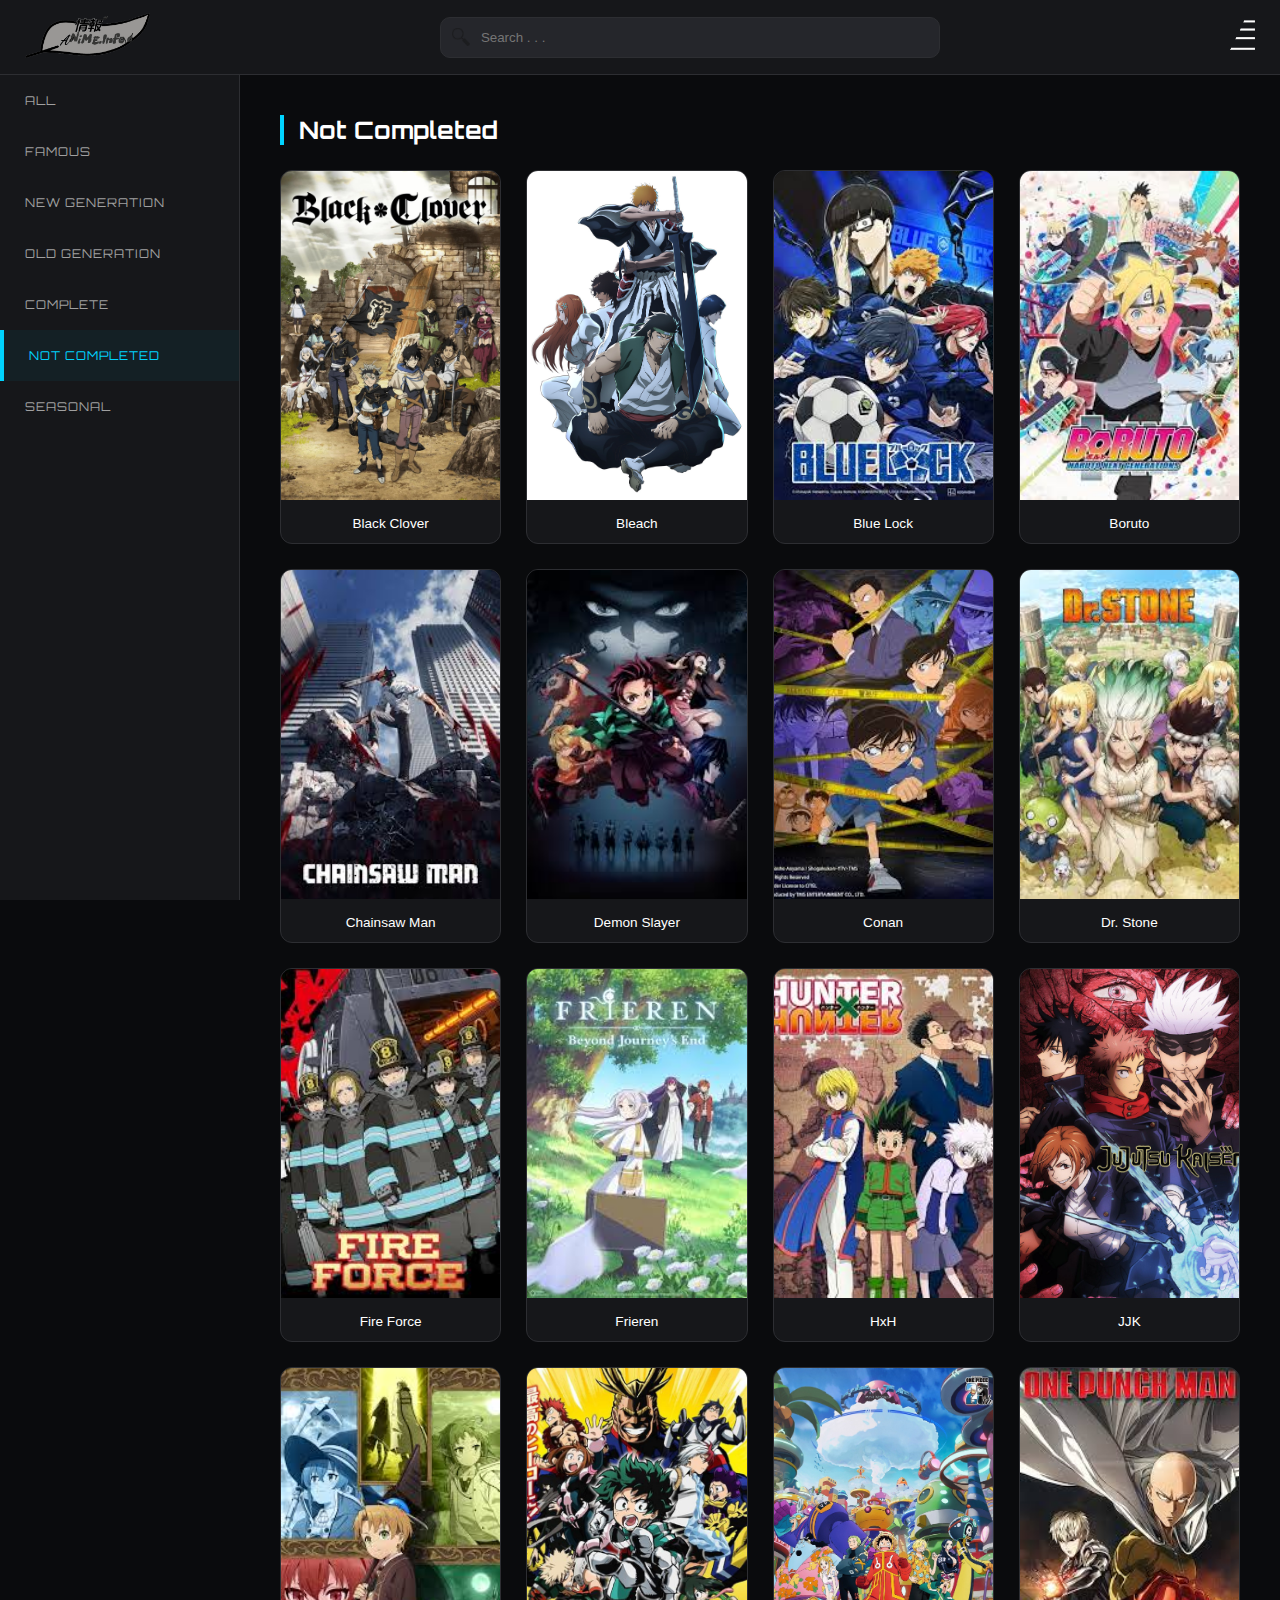
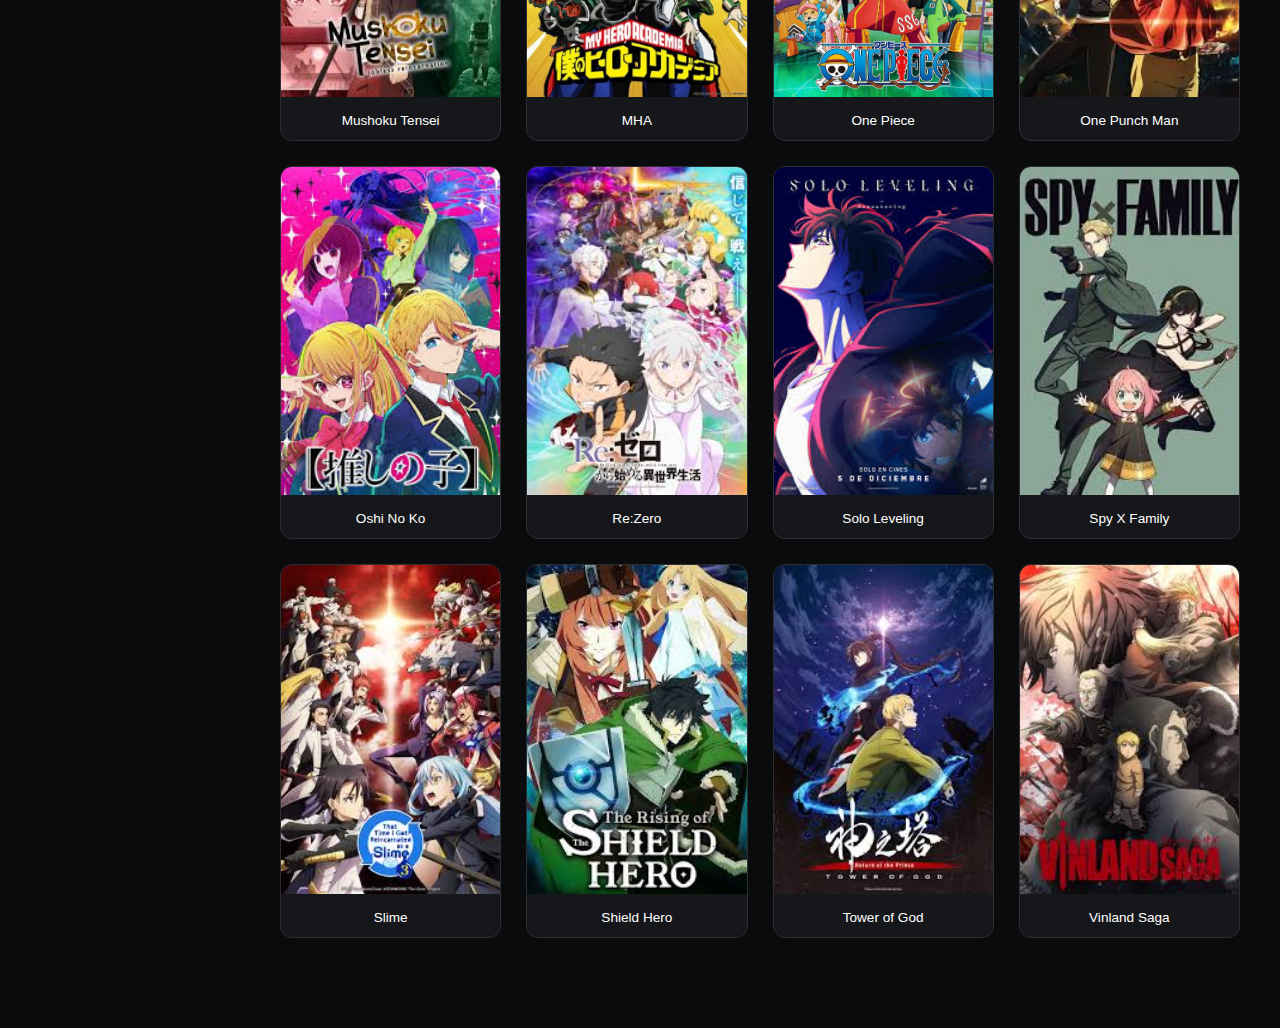
<file: Not-Complete-select.html>
<!DOCTYPE html>
<html>

<head>
    <link rel="stylesheet" href="global.css">
    <link href="https://fonts.googleapis.com/css2?family=Orbitron&display=swap" rel="stylesheet">
</head>

<body>
    <div class="search-bar-container">
        <div class="left-search-bar-container"><a href="index.html"><img src="icons/site-logo.png"></a></div>
        <div class="middle-search-bar-container"><img src="icons/search-icon.png"><input class="search-bar" type="text"
                placeholder="Search . . ."></div>
        <div class="right-search-bar-container">
            <a href="settings.html">
                <img src="icons/3-bars.png" style="width: 25px; cursor: pointer;">
            </a>
        </div>
    </div>
    <div class="side-bar-container"><a href="ALL-select.html">ALL</a><a href="FAMOUS-select.html">FAMOUS</a><a
            href="New-select.html">NEW GENERATION</a><a href="Old-select.html">OLD GENERATION</a><a
            href="Complete-select.html">COMPLETE</a>
        <p class="current-selector">NOT COMPLETED</p><a href="Seasonal-select.html">SEASONAL</a>
    </div>
    <div class="main-page">
        <h2 class="title">Not Completed</h2>
        <div class="anime-grid">
            <div class="anime"><img src="all/Black-Clover.jpg">
                <div class="anime-name">
                    <p>Black Clover</p>
                </div>
            </div>
            <div class="anime"><img src="all/Bleach.jpg">
                <div class="anime-name">
                    <p>Bleach</p>
                </div>
            </div>
            <div class="anime"><img src="all/Blue-Lock.jpg">
                <div class="anime-name">
                    <p>Blue Lock</p>
                </div>
            </div>
            <div class="anime"><img src="all/Boruto.jpg">
                <div class="anime-name">
                    <p>Boruto</p>
                </div>
            </div>
            <div class="anime"><img src="all/Chainsaw-Man.jpg">
                <div class="anime-name">
                    <p>Chainsaw Man</p>
                </div>
            </div>
            <div class="anime"><img src="all/Demon-Slayer.jpg">
                <div class="anime-name">
                    <p>Demon Slayer</p>
                </div>
            </div>
            <div class="anime"><img src="all/Detective-Conan.jpg">
                <div class="anime-name">
                    <p>Conan</p>
                </div>
            </div>
            <div class="anime"><img src="all/Dr-Stone.jpg">
                <div class="anime-name">
                    <p>Dr. Stone</p>
                </div>
            </div>
            <div class="anime"><img src="all/Fire-Force.jpg">
                <div class="anime-name">
                    <p>Fire Force</p>
                </div>
            </div>
            <div class="anime"><img src="all/Frieren.jpg">
                <div class="anime-name">
                    <p>Frieren</p>
                </div>
            </div>
            <div class="anime"><img src="all/Hunter-X-Hunter.jpg">
                <div class="anime-name">
                    <p>HxH</p>
                </div>
            </div>
            <div class="anime"><img src="all/Jujutsu-Kaisen.jpg">
                <div class="anime-name">
                    <p>JJK</p>
                </div>
            </div>
            <div class="anime"><img src="all/Mushoku-Tensei.jpg">
                <div class="anime-name">
                    <p>Mushoku Tensei</p>
                </div>
            </div>
            <div class="anime"><img src="all/My-Hero-Academia.jpg">
                <div class="anime-name">
                    <p>MHA</p>
                </div>
            </div>
            <div class="anime"><img src="all/One-Piece.jpg">
                <div class="anime-name">
                    <p>One Piece</p>
                </div>
            </div>
            <div class="anime"><img src="all/One-Punch-Man.jpg">
                <div class="anime-name">
                    <p>One Punch Man</p>
                </div>
            </div>
            <div class="anime"><img src="all/Oshi-No-Ko.jpg">
                <div class="anime-name">
                    <p>Oshi No Ko</p>
                </div>
            </div>
            <div class="anime"><img src="all/Re-Zero.jpg">
                <div class="anime-name">
                    <p>Re:Zero</p>
                </div>
            </div>
            <div class="anime"><img src="all/Solo-Leveling.jpg">
                <div class="anime-name">
                    <p>Solo Leveling</p>
                </div>
            </div>
            <div class="anime"><img src="all/Spy-X-Family.jpg">
                <div class="anime-name">
                    <p>Spy X Family</p>
                </div>
            </div>
            <div class="anime"><img src="all/That-Time-I-Got-Reincarnated-As-A-Slime.jpg">
                <div class="anime-name">
                    <p>Slime</p>
                </div>
            </div>
            <div class="anime"><img src="all/The-Rising-Of-The-Shield-Hero.jpg">
                <div class="anime-name">
                    <p>Shield Hero</p>
                </div>
            </div>
            <div class="anime"><img src="all/Tower-Of-God.jpg">
                <div class="anime-name">
                    <p>Tower of God</p>
                </div>
            </div>
            <div class="anime"><img src="all/Vinland-Saga.jpg">
                <div class="anime-name">
                    <p>Vinland Saga</p>
                </div>
            </div>
        </div>
    </div>
    <script>if(localStorage.getItem('theme')==='light') document.body.classList.add('light-mode');</script>
</body>

</html>
</file>
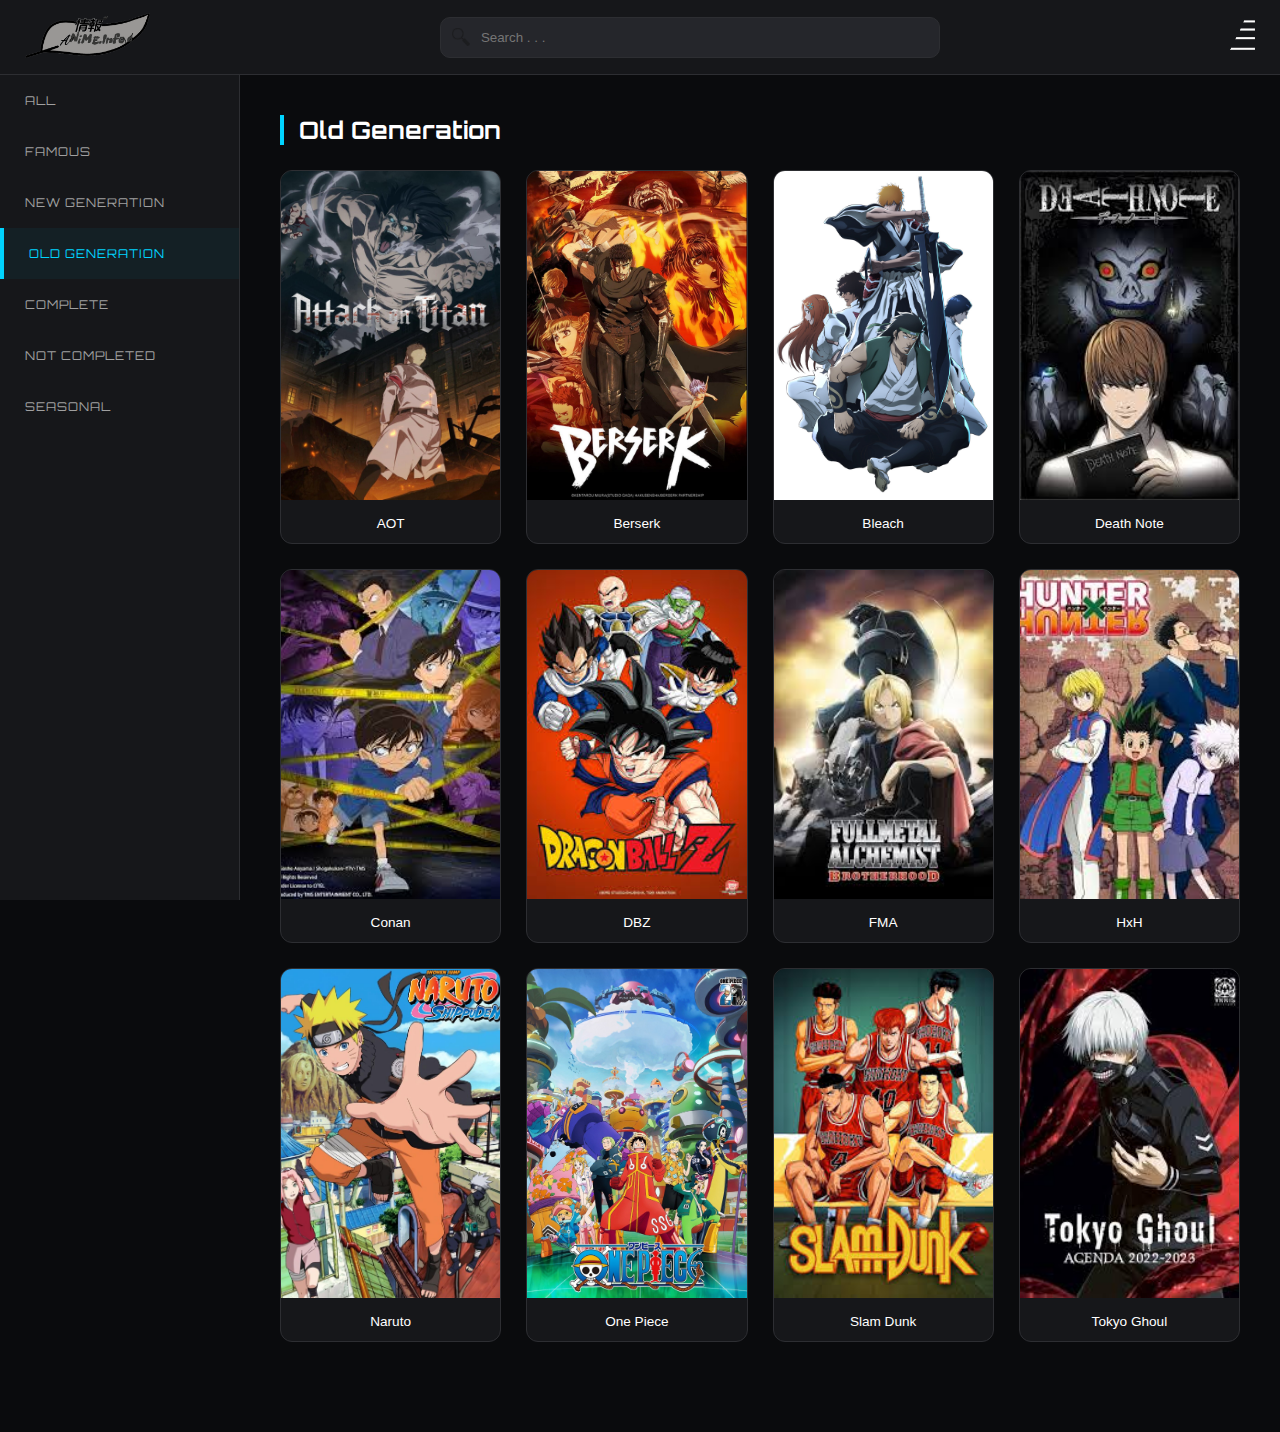
<file: Old-select.html>
<!DOCTYPE html>
<html>

<head>
    <link rel="stylesheet" href="global.css">
    <link href="https://fonts.googleapis.com/css2?family=Orbitron&display=swap" rel="stylesheet">
</head>

<body>
    <div class="search-bar-container">
        <div class="left-search-bar-container"><a href="index.html"><img src="icons/site-logo.png"></a></div>
        <div class="middle-search-bar-container"><img src="icons/search-icon.png"><input class="search-bar" type="text"
                placeholder="Search . . ."></div>
        <div class="right-search-bar-container">
            <a href="settings.html">
                <img src="icons/3-bars.png" style="width: 25px; cursor: pointer;">
            </a>
        </div>
    </div>
    <div class="side-bar-container"><a href="ALL-select.html">ALL</a><a href="FAMOUS-select.html">FAMOUS</a><a
            href="New-select.html">NEW GENERATION</a>
        <p class="current-selector">OLD GENERATION</p><a href="Complete-select.html">COMPLETE</a><a
            href="Not-Complete-select.html">NOT COMPLETED</a><a href="Seasonal-select.html">SEASONAL</a>
    </div>
    <div class="main-page">
        <h2 class="title">Old Generation</h2>
        <div class="anime-grid">
            <div class="anime"><img src="all/Attack-On-Titan.jpg">
                <div class="anime-name">
                    <p>AOT</p>
                </div>
            </div>
            <div class="anime"><img src="all/Berserk.jpg">
                <div class="anime-name">
                    <p>Berserk</p>
                </div>
            </div>
            <div class="anime"><img src="all/Bleach.jpg">
                <div class="anime-name">
                    <p>Bleach</p>
                </div>
            </div>
            <div class="anime"><img src="all/Death-Note.jpg">
                <div class="anime-name">
                    <p>Death Note</p>
                </div>
            </div>
            <div class="anime"><img src="all/Detective-Conan.jpg">
                <div class="anime-name">
                    <p>Conan</p>
                </div>
            </div>
            <div class="anime"><img src="all/Dragon-Ball-Z.jpg">
                <div class="anime-name">
                    <p>DBZ</p>
                </div>
            </div>
            <div class="anime"><img src="all/Fullmetal-Alchemist.jpg">
                <div class="anime-name">
                    <p>FMA</p>
                </div>
            </div>
            <div class="anime"><img src="all/Hunter-X-Hunter.jpg">
                <div class="anime-name">
                    <p>HxH</p>
                </div>
            </div>
            <div class="anime"><img src="all/Naruto.jpg">
                <div class="anime-name">
                    <p>Naruto</p>
                </div>
            </div>
            <div class="anime"><img src="all/One-Piece.jpg">
                <div class="anime-name">
                    <p>One Piece</p>
                </div>
            </div>
            <div class="anime"><img src="all/Slam-Dunk.jpg">
                <div class="anime-name">
                    <p>Slam Dunk</p>
                </div>
            </div>
            <div class="anime"><img src="all/Tokyo-Ghoul.jpg">
                <div class="anime-name">
                    <p>Tokyo Ghoul</p>
                </div>
            </div>
        </div>
    </div>
    <script>if(localStorage.getItem('theme')==='light') document.body.classList.add('light-mode');</script>
</body>

</html>
</file>
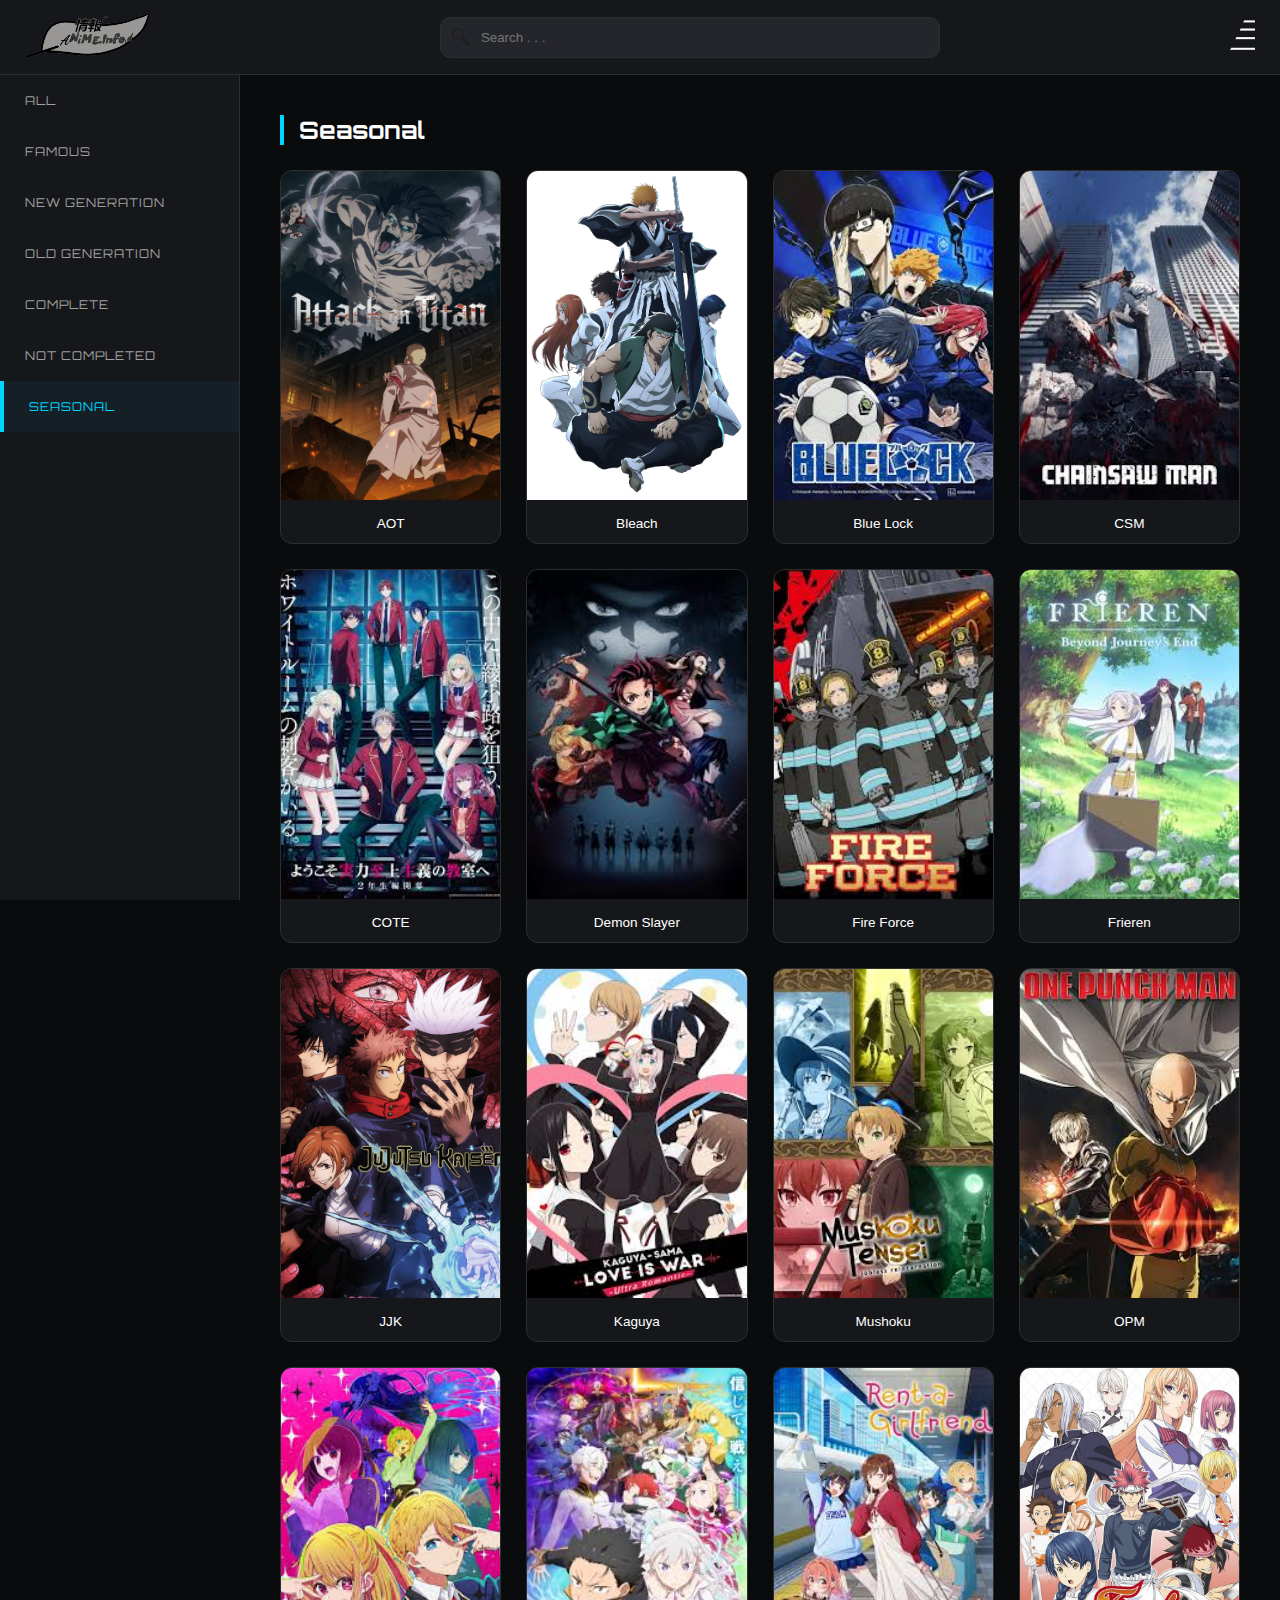
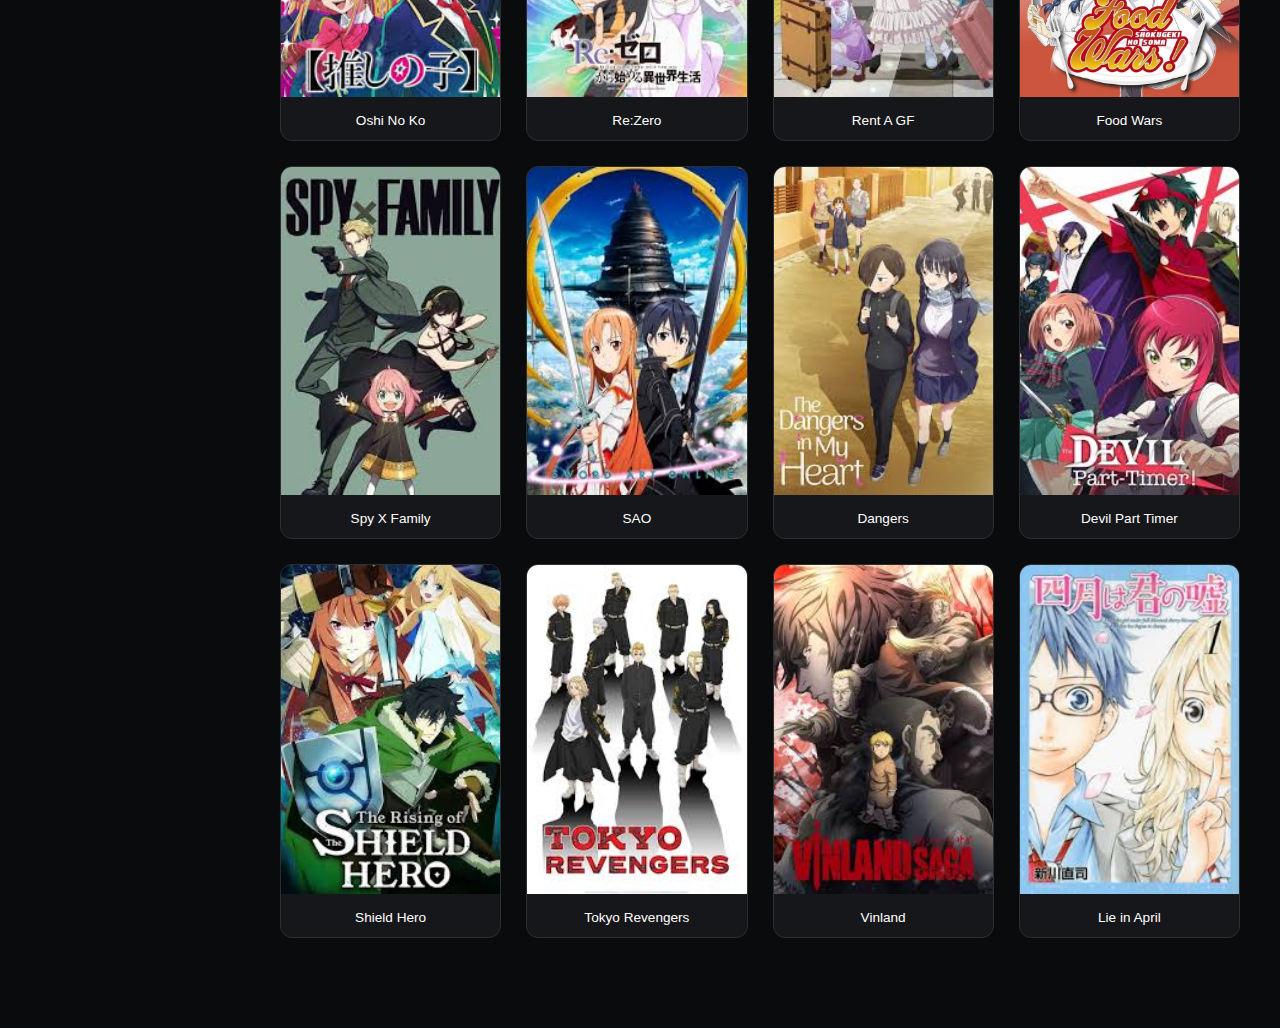
<file: Seasonal-select.html>
<!DOCTYPE html>
<html>

<head>
    <link rel="stylesheet" href="global.css">
    <link href="https://fonts.googleapis.com/css2?family=Orbitron&display=swap" rel="stylesheet">
</head>

<body>
    <div class="search-bar-container">
        <div class="left-search-bar-container"><a href="index.html"><img src="icons/site-logo.png"></a></div>
        <div class="middle-search-bar-container"><img src="icons/search-icon.png"><input class="search-bar" type="text"
                placeholder="Search . . ."></div>
        <div class="right-search-bar-container">
            <a href="settings.html">
                <img src="icons/3-bars.png" style="width: 25px; cursor: pointer;">
            </a>
        </div>
    </div>
    <div class="side-bar-container"><a href="ALL-select.html">ALL</a><a href="FAMOUS-select.html">FAMOUS</a><a
            href="New-select.html">NEW GENERATION</a><a href="Old-select.html">OLD GENERATION</a><a
            href="Complete-select.html">COMPLETE</a><a href="Not-Complete-select.html">NOT COMPLETED</a>
        <p class="current-selector">SEASONAL</p>
    </div>
    <div class="main-page">
        <h2 class="title">Seasonal</h2>
        <div class="anime-grid">
            <div class="anime"><img src="all/Attack-On-Titan.jpg">
                <div class="anime-name">
                    <p>AOT</p>
                </div>
            </div>
            <div class="anime"><img src="all/Bleach.jpg">
                <div class="anime-name">
                    <p>Bleach</p>
                </div>
            </div>
            <div class="anime"><img src="all/Blue-Lock.jpg">
                <div class="anime-name">
                    <p>Blue Lock</p>
                </div>
            </div>
            <div class="anime"><img src="all/Chainsaw-Man.jpg">
                <div class="anime-name">
                    <p>CSM</p>
                </div>
            </div>
            <div class="anime"><img src="all/Classroom-of-the-Elite.jpg">
                <div class="anime-name">
                    <p>COTE</p>
                </div>
            </div>
            <div class="anime"><img src="all/Demon-Slayer.jpg">
                <div class="anime-name">
                    <p>Demon Slayer</p>
                </div>
            </div>
            <div class="anime"><img src="all/Fire-Force.jpg">
                <div class="anime-name">
                    <p>Fire Force</p>
                </div>
            </div>
            <div class="anime"><img src="all/Frieren.jpg">
                <div class="anime-name">
                    <p>Frieren</p>
                </div>
            </div>
            <div class="anime"><img src="all/Jujutsu-Kaisen.jpg">
                <div class="anime-name">
                    <p>JJK</p>
                </div>
            </div>
            <div class="anime"><img src="all/Kaguya-sama.jpg">
                <div class="anime-name">
                    <p>Kaguya</p>
                </div>
            </div>
            <div class="anime"><img src="all/Mushoku-Tensei.jpg">
                <div class="anime-name">
                    <p>Mushoku</p>
                </div>
            </div>
            <div class="anime"><img src="all/One-Punch-Man.jpg">
                <div class="anime-name">
                    <p>OPM</p>
                </div>
            </div>
            <div class="anime"><img src="all/Oshi-No-Ko.jpg">
                <div class="anime-name">
                    <p>Oshi No Ko</p>
                </div>
            </div>
            <div class="anime"><img src="all/Re-Zero.jpg">
                <div class="anime-name">
                    <p>Re:Zero</p>
                </div>
            </div>
            <div class="anime"><img src="all/Rent-A-Girlfriend.jpg">
                <div class="anime-name">
                    <p>Rent A GF</p>
                </div>
            </div>
            <div class="anime"><img src="all/Shokugeki-no-soma.jpg">
                <div class="anime-name">
                    <p>Food Wars</p>
                </div>
            </div>
            <div class="anime"><img src="all/Spy-X-Family.jpg">
                <div class="anime-name">
                    <p>Spy X Family</p>
                </div>
            </div>
            <div class="anime"><img src="all/Sword-Art-Online.jpg">
                <div class="anime-name">
                    <p>SAO</p>
                </div>
            </div>
            <div class="anime"><img src="all/The-Dangers-In-My-Heart.jpg">
                <div class="anime-name">
                    <p>Dangers</p>
                </div>
            </div>
            <div class="anime"><img src="all/The-Devil-Is-A-Part-Timer.jpg">
                <div class="anime-name">
                    <p>Devil Part Timer</p>
                </div>
            </div>
            <div class="anime"><img src="all/The-Rising-Of-The-Shield-Hero.jpg">
                <div class="anime-name">
                    <p>Shield Hero</p>
                </div>
            </div>
            <div class="anime"><img src="all/Tokyo-Revengers.jpg">
                <div class="anime-name">
                    <p>Tokyo Revengers</p>
                </div>
            </div>
            <div class="anime"><img src="all/Vinland-Saga.jpg">
                <div class="anime-name">
                    <p>Vinland</p>
                </div>
            </div>
            <div class="anime"><img src="all/Your-Lie-In-April.jpg">
                <div class="anime-name">
                    <p>Lie in April</p>
                </div>
            </div>
        </div>
    </div>
    
</body>

</html>
</file>
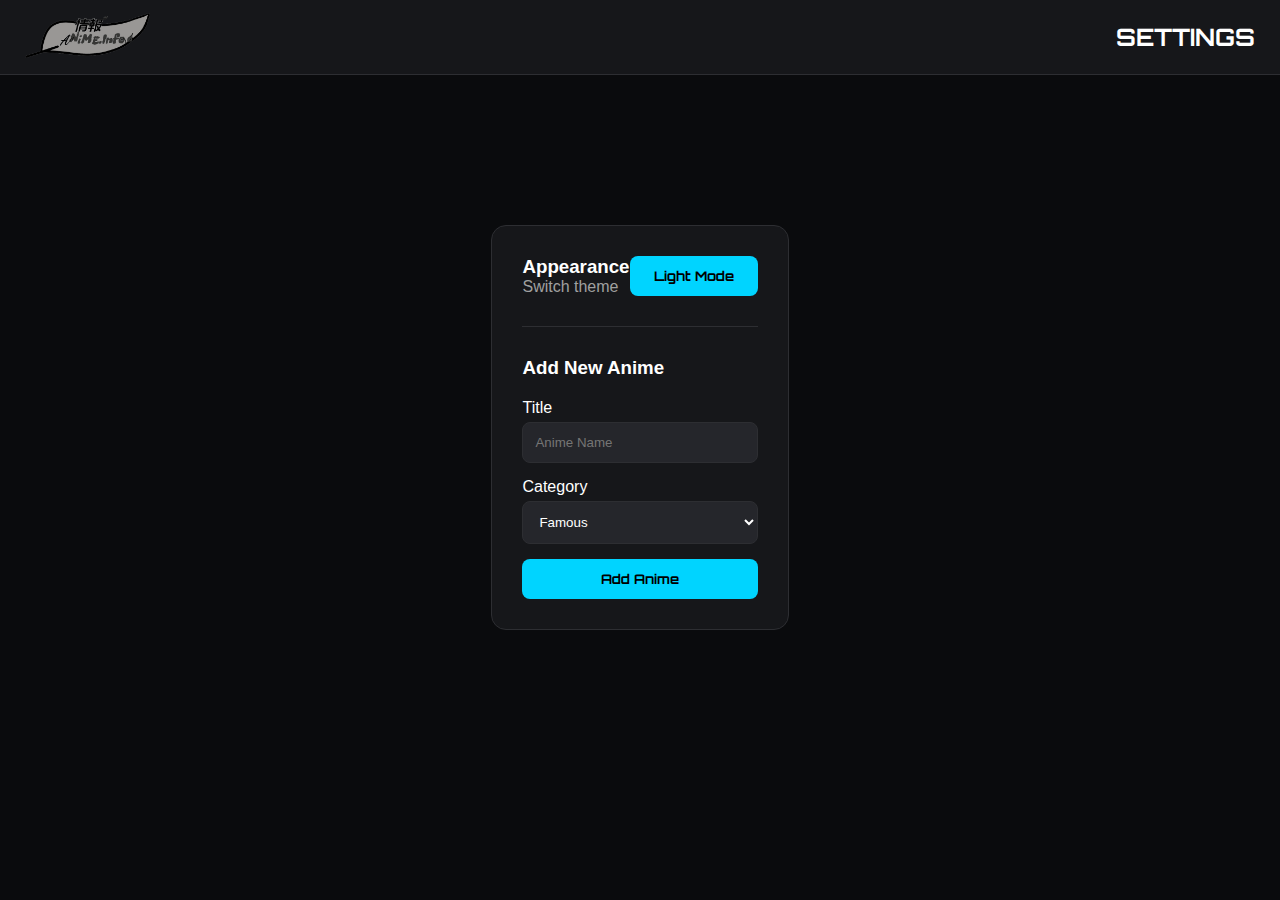
<file: settings.html>
<!DOCTYPE html>
<html>
<head>
    <link rel="stylesheet" href="global.css">
    <link href="https://fonts.googleapis.com/css2?family=Orbitron&display=swap" rel="stylesheet">
    <title>Settings</title>
</head>
<body>
    <div class="search-bar-container">
        <div class="left-search-bar-container"><a href="index.html"><img src="icons/site-logo.png"></a></div>
        <h2 style="font-family:'Orbitron'">SETTINGS</h2>
    </div>

    <div class="main-page" style="margin-left:0; display:flex; justify-content:center; padding-top:150px;">
        <div class="settings-box">
            <div class="setting-row">
                <div><h3>Appearance</h3><p style="color:var(--text-dim)">Switch theme</p></div>
                <button class="btn" onclick="toggleTheme()" id="tBtn">Light Mode</button>
            </div>
            <hr style="border:0; border-top:1px solid var(--border); margin:30px 0;">
            <h3>Add New Anime</h3>
            <form style="margin-top:20px;">
                <div class="form-group"><label>Title</label><input type="text" placeholder="Anime Name"></div>
                <div class="form-group"><label>Category</label><select><option>Famous</option><option>New Gen</option><option>Seasonal</option><option>Completed</option><option>Old Gen</option><option>Not Completed</option></select></div>
                <button type="button" class="btn" style="width:100%">Add Anime</button>
            </form>
        </div>
    </div>

    <script>
        function apply(t){
            if(t==='light'){ document.body.classList.add('light-mode'); document.getElementById('tBtn').innerText="Dark Mode"; }
            else { document.body.classList.remove('light-mode'); document.getElementById('tBtn').innerText="Light Mode"; }
        }
        function toggleTheme(){
            let t = localStorage.getItem('theme')==='light'?'dark':'light';
            localStorage.setItem('theme', t); apply(t);
        }
        apply(localStorage.getItem('theme'));
    </script>
</body>
</html>
</file>
<file: global.css>
:root {
  /* Dark Mode Variables */
  --bg-dark: #0a0b0d;
  --bg-card: #16171a;
  --bg-input: #25262b;
  --accent: #00d4ff;
  --text-main: #ffffff;
  --text-dim: #a0a0a0;
  --border: #2d2e32;
  --header-h: 75px;
  --side-w: 240px;
}

body.light-mode {
  /* Light Mode Variables */
  --bg-dark: #f0f2f5;
  --bg-card: #ffffff;
  --bg-input: #e4e6eb;
  --text-main: #1c1e21;
  --text-dim: #65676b;
  --border: #ced0d4;
}

* { margin: 0; padding: 0; box-sizing: border-box; }

body {
  background-color: var(--bg-dark);
  font-family: 'Inter', sans-serif;
  color: var(--text-main);
  transition: background 0.3s, color 0.3s;
}

/* --- HEADER --- */
.search-bar-container {
  background: var(--bg-card);
  position: fixed; top: 0; left: 0; right: 0; height: var(--header-h);
  display: flex; align-items: center; justify-content: space-between;
  padding: 0 25px; border-bottom: 1px solid var(--border); z-index: 2000;
}

.left-search-bar-container img { height: 45px; cursor: pointer; }
.right-search-bar-container img { 
    height: 30px; cursor: pointer; filter: invert(1); transition: 0.3s; 
}
body.light-mode .right-search-bar-container img { filter: invert(0); }

.middle-search-bar-container { flex: 1; max-width: 500px; position: relative; display: flex; align-items: center; margin: 0 20px; }
.middle-search-bar-container img { position: absolute; left: 12px; width: 18px; opacity: 0.5; }
.search-bar { width: 100%; background: var(--bg-input); border: 1px solid var(--border); color: var(--text-main); padding: 12px 15px 12px 40px; border-radius: 10px; outline: none; }

/* --- SIDEBAR --- */
.side-bar-container {
  position: fixed; top: var(--header-h); left: 0; width: var(--side-w);
  height: calc(100vh - var(--header-h)); background: var(--bg-card);
  border-right: 1px solid var(--border); z-index: 1000; overflow-y: auto;
}

.side-bar-container a, .current-selector {
  display: block; padding: 18px 25px; text-decoration: none;
  font-family: 'Orbitron', sans-serif; font-size: 0.75rem; letter-spacing: 1px;
  color: var(--text-dim); transition: 0.3s;
}

.side-bar-container a:hover, .current-selector { color: var(--accent); background: rgba(0, 212, 255, 0.05); }
.current-selector { color: var(--accent) !important; border-left: 4px solid var(--accent); }

/* --- MAIN PAGE --- */
.main-page {
  margin-left: var(--side-w); margin-top: var(--header-h); padding: 40px;
}

.title {
  font-family: 'Orbitron', sans-serif; font-size: 1.5rem; color: var(--text-main);
  margin-bottom: 25px; border-left: 4px solid var(--accent); padding-left: 15px;
  display: inline-block; text-decoration: none;
}

/* --- GRID --- */
.anime-grid {
  display: grid; grid-template-columns: repeat(auto-fill, minmax(180px, 1fr));
  gap: 25px; margin-bottom: 50px;
}

.anime {
  background: var(--bg-card); border-radius: 12px; overflow: hidden;
  border: 1px solid var(--border); transition: 0.3s; cursor: pointer;
}

.anime:hover { transform: translateY(-8px); border-color: var(--accent); box-shadow: 0 10px 20px rgba(0,0,0,0.3); }
.anime img { width: 100%; aspect-ratio: 2/3; object-fit: cover; }
.anime-name { padding: 12px; text-align: center; }
.anime-name p { font-size: 0.85rem; font-weight: 500; white-space: nowrap; overflow: hidden; text-overflow: ellipsis; }

/* --- SETTINGS --- */
.settings-box { max-width: 600px; background: var(--bg-card); padding: 30px; border-radius: 15px; border: 1px solid var(--border); }
.setting-row { display: flex; justify-content: space-between; align-items: center; margin-bottom: 30px; }
.btn { padding: 12px 24px; border-radius: 8px; border: none; cursor: pointer; background: var(--accent); color: #000; font-family: 'Orbitron'; font-weight: bold; }
.form-group { margin-bottom: 15px; }
.form-group input, .form-group select { width: 100%; padding: 12px; background: var(--bg-input); border: 1px solid var(--border); color: var(--text-main); border-radius: 8px; margin-top: 5px; }

/* Mobile */
@media (max-width: 800px) {
  .side-bar-container { display: none; }
  .main-page { margin-left: 0; padding: 20px; }
}
</file>
